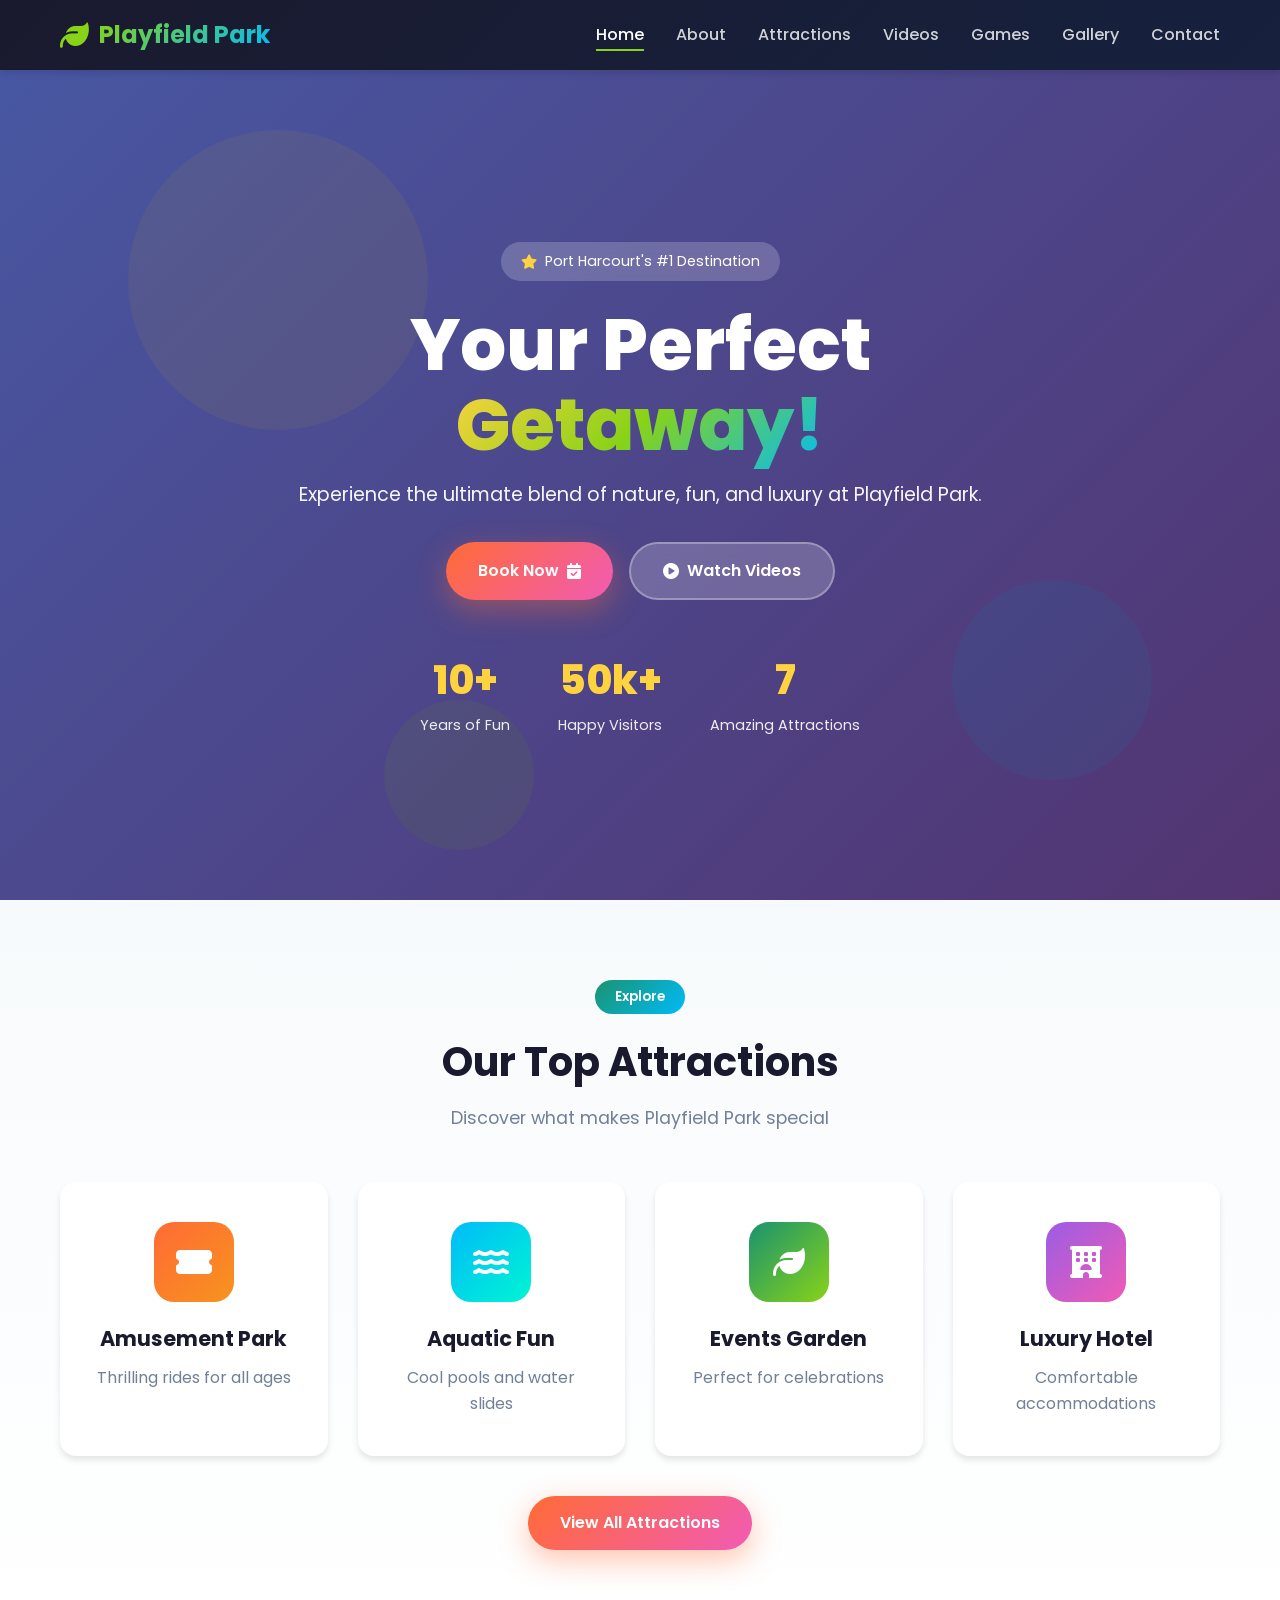
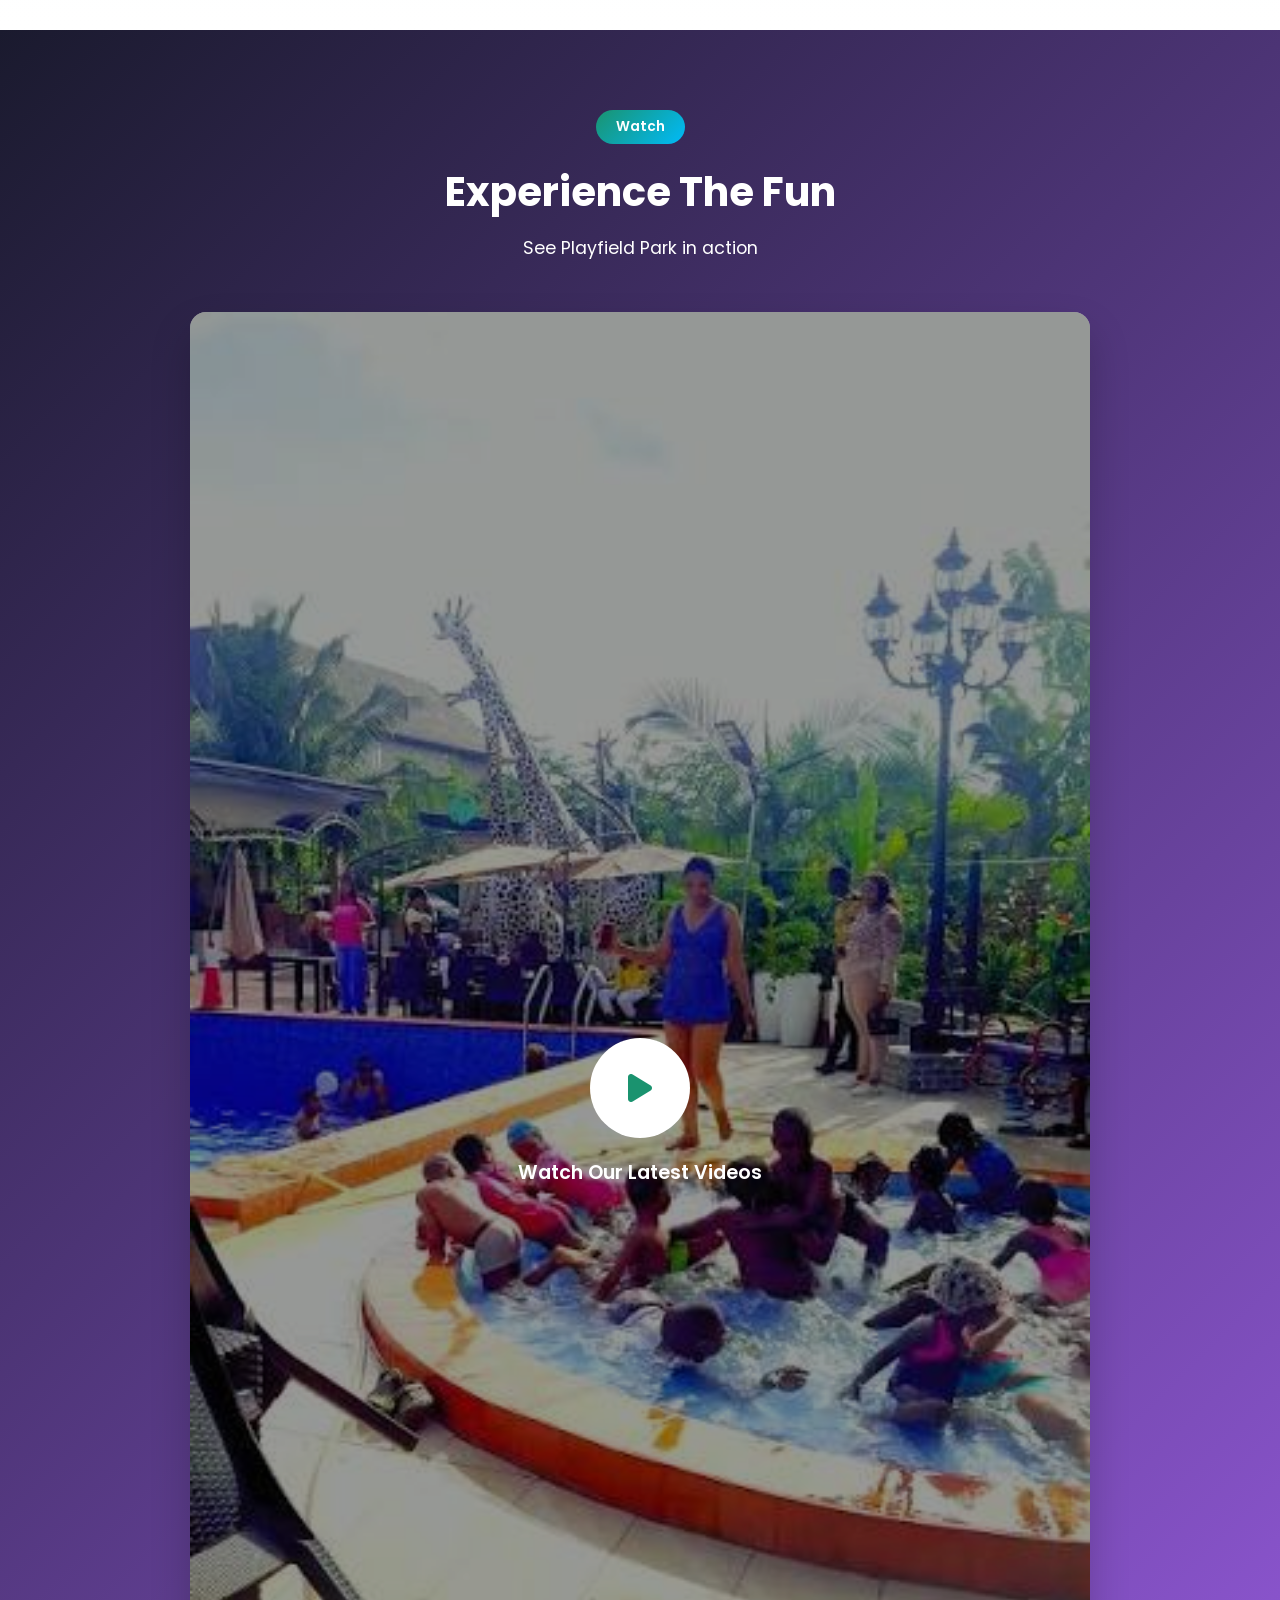
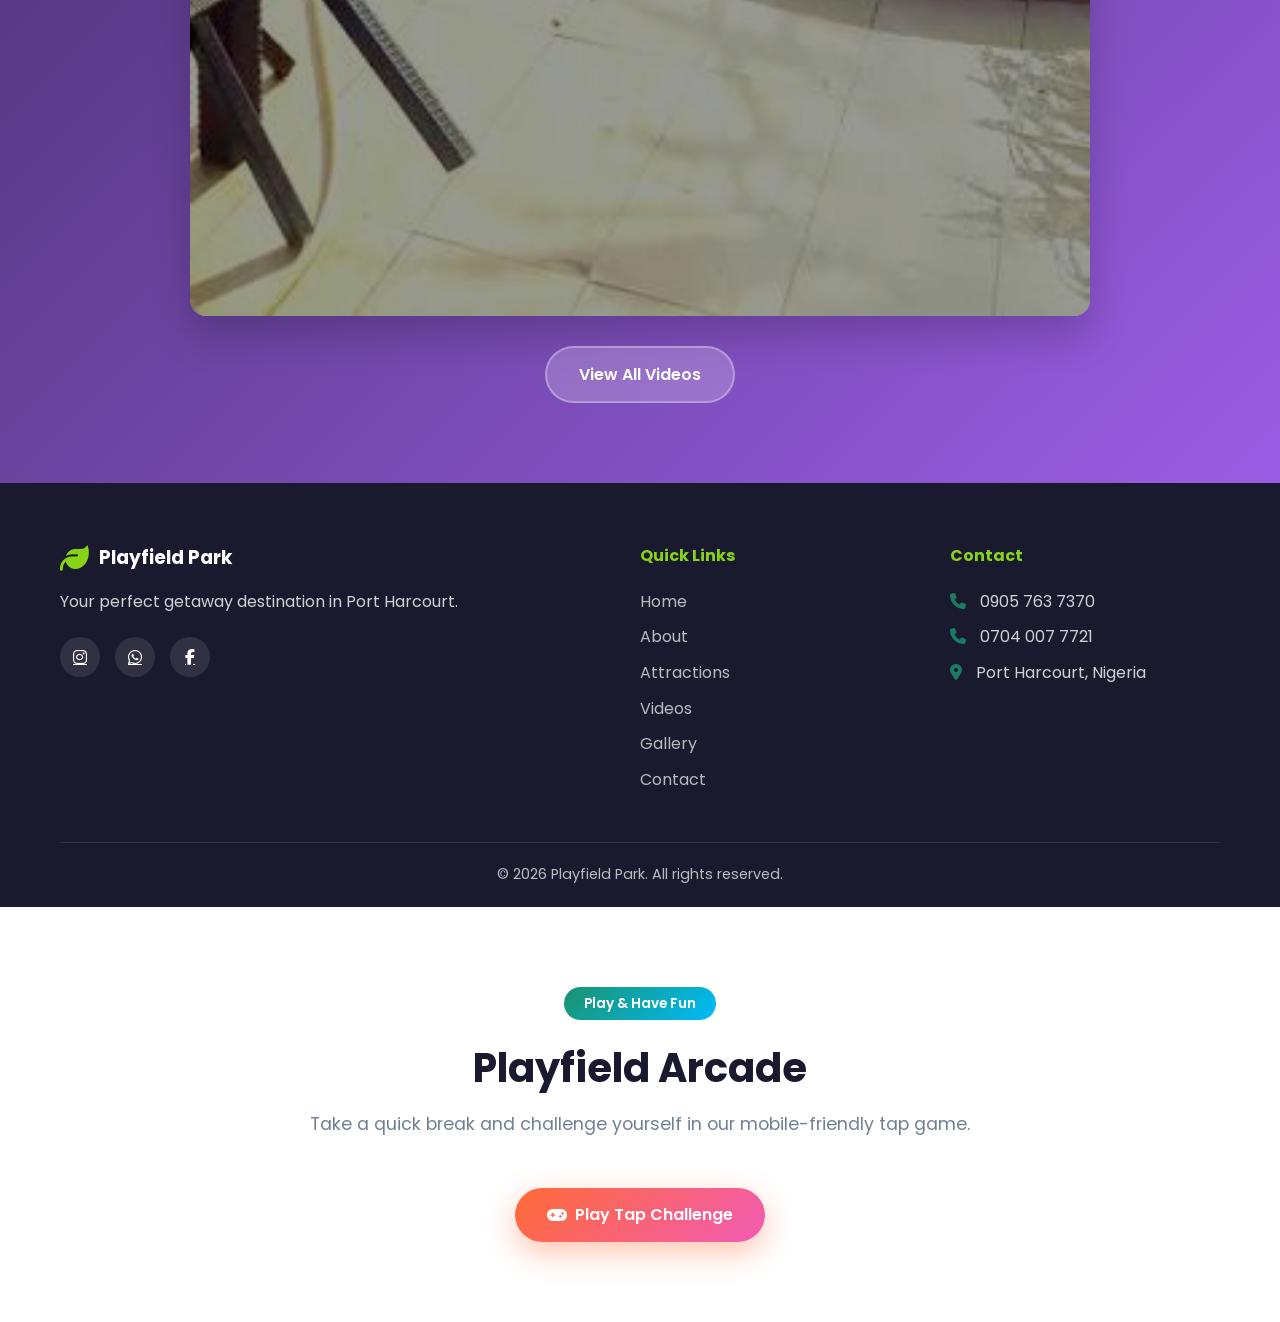
<file: index.html>
<!DOCTYPE html>
<html lang="en">
<head>
  <meta charset="UTF-8">
  <meta name="viewport" content="width=device-width, initial-scale=1.0">
  <title>Playfield Park | Home - Your Perfect Getaway</title>
  <link rel="stylesheet" href="style.css">
  <link href="https://fonts.googleapis.com/css2?family=Poppins:wght@300;400;500;600;700;800&display=swap" rel="stylesheet">
  <link rel="stylesheet" href="https://cdnjs.cloudflare.com/ajax/libs/font-awesome/6.4.0/css/all.min.css">
</head>
<body>

  <!-- HEADER -->
  <header id="main-header">
    <div class="container">
      <nav>
        <div class="logo-wrapper">
          <i class="fas fa-leaf"></i>
          <h1 class="logo">Playfield Park</h1>
        </div>
        <ul class="nav-links">
          <li><a href="index.html" class="active">Home</a></li>
          <li><a href="about.html">About</a></li>
          <li><a href="attractions.html">Attractions</a></li>
          <li><a href="videos.html">Videos</a></li>
          <li><a href="games/index.html">Games</a></li>
          <li><a href="gallery.html">Gallery</a></li>
          <li><a href="contact.html">Contact</a></li>
        </ul>
        <div class="hamburger">
          <span></span>
          <span></span>
          <span></span>
        </div>
      </nav>
    </div>
  </header>

  <!-- HERO SECTION -->
  <section class="hero">
    <div class="hero-gradient"></div>
    <div class="hero-text">
      <span class="hero-tag"><i class="fas fa-star"></i> Port Harcourt's #1 Destination</span>
      <h2>Your Perfect<br><span class="gradient-text">Getaway!</span></h2>
      <p>Experience the ultimate blend of nature, fun, and luxury at Playfield Park.</p>
      <div class="hero-buttons">
        <a href="contact.html" class="btn btn-primary">Book Now <i class="fas fa-calendar-check"></i></a>
        <a href="videos.html" class="btn btn-secondary"><i class="fas fa-play-circle"></i> Watch Videos</a>
      </div>
      <div class="hero-stats">
        <div class="stat">
          <span class="stat-number">10+</span>
          <span class="stat-label">Years of Fun</span>
        </div>
        <div class="stat">
          <span class="stat-number">50k+</span>
          <span class="stat-label">Happy Visitors</span>
        </div>
        <div class="stat">
          <span class="stat-number">7</span>
          <span class="stat-label">Amazing Attractions</span>
        </div>
      </div>
    </div>
    <div class="floating-shapes">
      <div class="shape shape-1"></div>
      <div class="shape shape-2"></div>
      <div class="shape shape-3"></div>
    </div>
  </section>

  <!-- QUICK ATTRACTIONS PREVIEW -->
  <section class="section preview-section">
    <div class="container-section">
      <div class="section-header">
        <span class="section-tag">Explore</span>
        <h2>Our Top Attractions</h2>
        <p class="section-subtitle">Discover what makes Playfield Park special</p>
      </div>
      <div class="preview-grid">
        <div class="preview-card">
          <div class="preview-icon amusement"><i class="fas fa-ticket-alt"></i></div>
          <h3>Amusement Park</h3>
          <p>Thrilling rides for all ages</p>
        </div>
        <div class="preview-card">
          <div class="preview-icon aquatic"><i class="fas fa-water"></i></div>
          <h3>Aquatic Fun</h3>
          <p>Cool pools and water slides</p>
        </div>
        <div class="preview-card">
          <div class="preview-icon garden"><i class="fas fa-leaf"></i></div>
          <h3>Events Garden</h3>
          <p>Perfect for celebrations</p>
        </div>
        <div class="preview-card">
          <div class="preview-icon hotel"><i class="fas fa-hotel"></i></div>
          <h3>Luxury Hotel</h3>
          <p>Comfortable accommodations</p>
        </div>
      </div>
      <div class="text-center" style="margin-top: 40px;">
        <a href="attractions.html" class="btn btn-primary">View All Attractions</a>
      </div>
    </div>
  </section>

  <!-- FEATURED VIDEO PREVIEW -->
  <section class="section video-preview-section">
    <div class="container-section">
      <div class="section-header light">
        <span class="section-tag">Watch</span>
        <h2>Experience The Fun</h2>
        <p class="section-subtitle">See Playfield Park in action</p>
      </div>
      <div class="video-preview">
        <div class="video-thumb-large">
          <img src="images/pool-area.jpeg" alt="Featured Video">
          <div class="play-overlay">
            <a href="videos.html" class="play-btn-large"><i class="fas fa-play"></i></a>
            <p>Watch Our Latest Videos</p>
          </div>
        </div>
      </div>
      <div class="text-center" style="margin-top: 30px;">
        <a href="videos.html" class="btn btn-secondary">View All Videos</a>
      </div>
    </div>
  </section>

  <!-- FOOTER -->
  <footer>
    <div class="container-section">
      <div class="footer-content">
        <div class="footer-brand">
          <div class="logo-wrapper">
            <i class="fas fa-leaf"></i>
            <h3>Playfield Park</h3>
          </div>
          <p>Your perfect getaway destination in Port Harcourt.</p>
          <div class="social-links">
            <a href="https://www.instagram.com/play.fieldpark" target="_blank"><i class="fab fa-instagram"></i></a>
            <a href="https://wa.me/2347040077721"><i class="fab fa-whatsapp"></i></a>
            <a href="#"><i class="fab fa-facebook-f"></i></a>
          </div>
        </div>
        <div class="footer-links">
          <h4>Quick Links</h4>
          <ul>
            <li><a href="index.html">Home</a></li>
            <li><a href="about.html">About</a></li>
            <li><a href="attractions.html">Attractions</a></li>
            <li><a href="videos.html">Videos</a></li>
            <li><a href="gallery.html">Gallery</a></li>
            <li><a href="contact.html">Contact</a></li>
          </ul>
        </div>
        <div class="footer-contact">
          <h4>Contact</h4>
          <p><i class="fas fa-phone"></i> 0905 763 7370</p>
          <p><i class="fas fa-phone"></i> 0704 007 7721</p>
          <p><i class="fas fa-map-marker-alt"></i> Port Harcourt, Nigeria</p>
        </div>
      </div>
      <div class="footer-bottom">
        <p>&copy; 2026 Playfield Park. All rights reserved.</p>
      </div>
    </div>
  </footer>

  <script>
    // Mobile menu toggle
    const hamburger = document.querySelector('.hamburger');
    const navLinks = document.querySelector('.nav-links');
    
    hamburger.addEventListener('click', () => {
      navLinks.classList.toggle('active');
      hamburger.classList.toggle('active');
    });

    // Header scroll effect
    window.addEventListener('scroll', () => {
      const header = document.getElementById('main-header');
      if (window.scrollY > 50) header.classList.add('scrolled');
      else header.classList.remove('scrolled');
    });
  </script>


  <!-- PLAYFIELD ARCADE -->
  <section class="section" id="playfield-arcade">
    <div class="container-section">
      <div class="section-header">
        <span class="section-tag">Play &amp; Have Fun</span>
        <h2>Playfield Arcade</h2>
        <p class="section-subtitle">Take a quick break and challenge yourself in our mobile-friendly tap game.</p>
      </div>
      <div class="text-center" style="margin-top: 24px;">
        <a href="games/index.html" class="btn btn-primary"><i class="fas fa-gamepad"></i> Play Tap Challenge</a>
      </div>
    </div>
  </section>

</body>
</html>
</file>
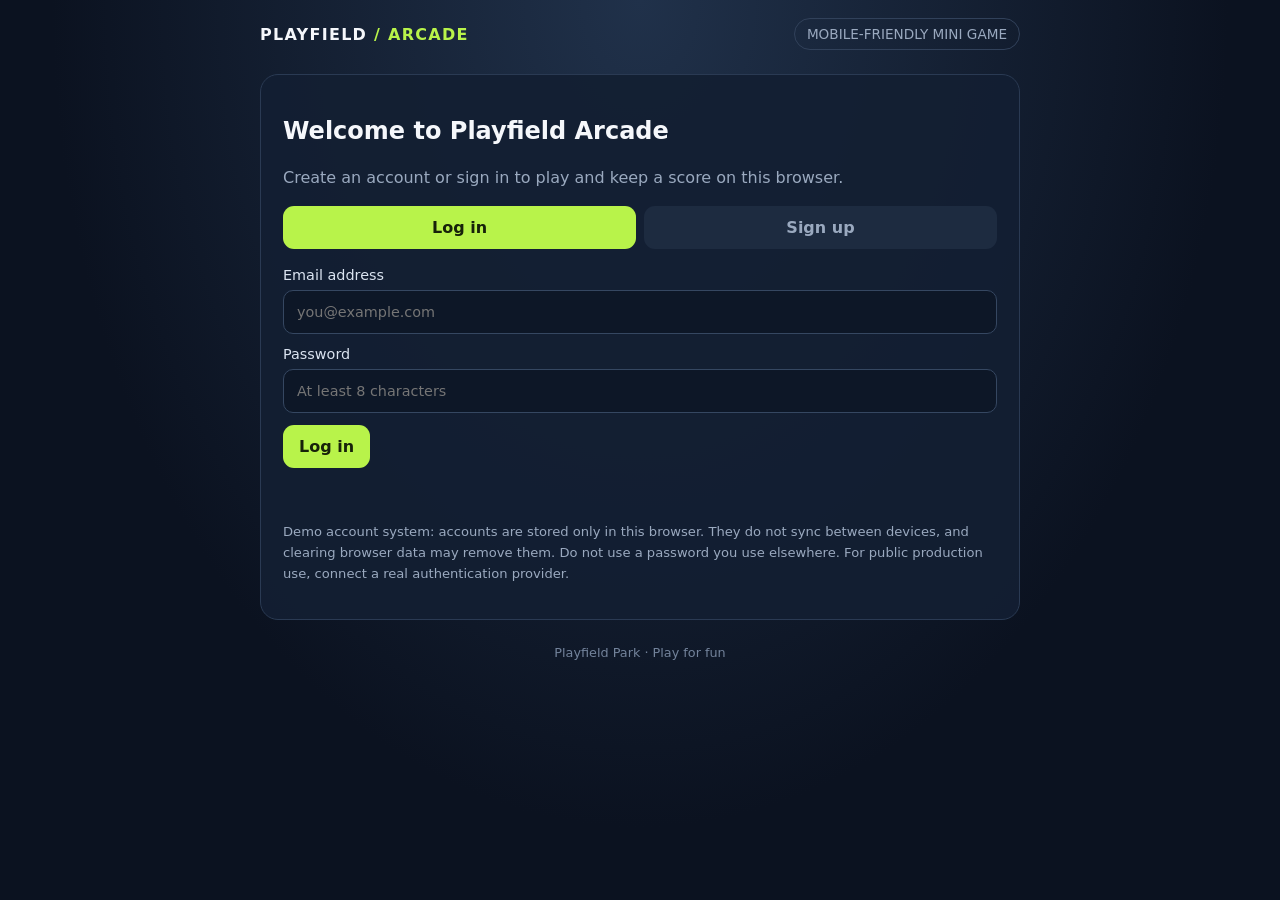
<file: games/index.html>
<!doctype html>
<html lang="en">
<head>
<meta charset="utf-8"><meta name="viewport" content="width=device-width,initial-scale=1,viewport-fit=cover">
<meta name="theme-color" content="#101827"><title>Playfield Arcade | Sign in and Play</title>
<style>
:root{color-scheme:dark;--bg:#0b1220;--panel:#131f32;--lime:#b8f34a;--muted:#9aa9bf;--line:#2a3a53}
*{box-sizing:border-box}body{margin:0;font-family:system-ui,-apple-system,Segoe UI,sans-serif;background:radial-gradient(ellipse at top,#20314a,var(--bg) 65%);color:#f5f7fb;min-height:100vh;padding:18px}
main{max-width:760px;margin:auto}.top{display:flex;justify-content:space-between;align-items:center;gap:12px;flex-wrap:wrap}.brand{font-weight:900;letter-spacing:.08em}.brand span{color:var(--lime)}.pill{border:1px solid #31415a;border-radius:999px;padding:7px 12px;color:var(--muted);font-size:.85rem}
h1{font-size:clamp(2rem,7vw,3.6rem);line-height:1.02;margin:32px 0 10px;letter-spacing:-.04em}p{color:var(--muted);line-height:1.6}.panel,.stat,.game{background:rgba(19,31,50,.92);border:1px solid var(--line);border-radius:18px}.panel{padding:22px;margin:24px 0}.tabs{display:flex;gap:8px;margin-bottom:18px}.tab,button,.action{cursor:pointer;font:inherit;font-weight:800;border:0;border-radius:11px;padding:12px 16px}.tab{flex:1;background:#1d2b40;color:var(--muted)}.tab.active,.primary{background:var(--lime);color:#17220a}.field{display:block;margin:12px 0;color:#dbe4f1;font-size:.9rem}.field input{display:block;width:100%;margin-top:7px;padding:13px;border:1px solid #354761;border-radius:10px;background:#0d1727;color:white;font:inherit}.note{font-size:.82rem}.error{color:#ffb4a9;min-height:1.3em}.success{color:var(--lime)}.userbar{display:flex;gap:10px;align-items:center;flex-wrap:wrap}.userbar button{padding:8px 12px;background:#25344b;color:#fff}.stats{display:grid;grid-template-columns:repeat(3,1fr);gap:10px;margin:22px 0}.stat{padding:14px}.stat small{display:block;color:var(--muted);font-size:.75rem}.stat strong{display:block;font-size:1.6rem;margin-top:4px}.game{padding:14px}.arena{height:min(48vh,360px);min-height:250px;border-radius:13px;position:relative;overflow:hidden;background:linear-gradient(135deg,#15263c,#0d1727);border:1px solid #31415a;touch-action:manipulation}.arena:before{content:"";position:absolute;inset:0;background-image:linear-gradient(#ffffff08 1px,transparent 1px),linear-gradient(90deg,#ffffff08 1px,transparent 1px);background-size:28px 28px}.target{position:absolute;width:54px;height:54px;border:0;border-radius:50%;background:var(--lime);color:#18230b;font-size:1.5rem;box-shadow:0 0 25px #b8f34a70;display:none;z-index:2;padding:0}.overlay{position:absolute;inset:0;display:grid;place-content:center;text-align:center;padding:20px;z-index:3}.overlay strong{font-size:1.4rem}.overlay button,.action{background:var(--lime);color:#17220a;margin-top:14px}.controls{display:flex;justify-content:space-between;gap:12px;align-items:center;flex-wrap:wrap;margin-top:12px}.hint{font-size:.85rem;color:var(--muted)}footer{text-align:center;font-size:.8rem;color:#73839b;margin:25px 0 10px}.hidden{display:none!important}@media(max-width:420px){body{padding:14px}.stat{padding:10px}.stat strong{font-size:1.35rem}.arena{min-height:240px}}
</style></head>
<body><main>
<header class="top"><div class="brand">PLAYFIELD<span> / ARCADE</span></div><div class="pill">MOBILE-FRIENDLY MINI GAME</div></header>
<section id="auth" class="panel">
<h2 id="authTitle">Welcome to Playfield Arcade</h2><p id="authIntro">Create an account or sign in to play and keep a score on this browser.</p>
<div class="tabs"><button class="tab active" id="loginTab" type="button">Log in</button><button class="tab" id="signupTab" type="button">Sign up</button></div>
<form id="authForm">
<label class="field hidden" id="nameWrap">Display name<input id="displayName" autocomplete="name" maxlength="40" placeholder="Your name"></label>
<label class="field">Email address<input id="email" type="email" autocomplete="email" required maxlength="254" placeholder="you@example.com"></label>
<label class="field">Password<input id="password" type="password" autocomplete="current-password" required minlength="8" maxlength="128" placeholder="At least 8 characters"></label>
<label class="field hidden" id="confirmWrap">Confirm password<input id="confirmPassword" type="password" autocomplete="new-password" minlength="8" maxlength="128" placeholder="Enter password again"></label>
<button class="primary" id="authSubmit" type="submit">Log in</button><p class="error" id="authMessage" role="status"></p>
</form>
<p class="note">Demo account system: accounts are stored only in this browser. They do not sync between devices, and clearing browser data may remove them. Do not use a password you use elsewhere. For public production use, connect a real authentication provider.</p>
</section>
<section id="gameArea" class="hidden">
<div class="userbar"><span id="welcome"></span><button id="logout" type="button">Log out</button></div>
<h1>Ready.<br>Set. <span style="color:var(--lime)">Tap!</span></h1><p>Hit the glowing target as many times as you can before the timer runs out. Beat your best score!</p>
<section class="stats" aria-label="Game stats"><div class="stat"><small>SCORE</small><strong id="score">0</strong></div><div class="stat"><small>TIME LEFT</small><strong><span id="time">30</span>s</strong></div><div class="stat"><small>YOUR BEST</small><strong id="best">0</strong></div></section>
<section class="game"><div class="arena" id="arena" aria-label="Game area"><div class="overlay" id="overlay"><strong id="message">Your challenge starts here</strong><p id="submessage">You have 30 seconds. Tap the green target!</p><button id="start" type="button">Start game</button></div><button class="target" id="target" type="button" aria-label="Tap target">✦</button></div><div class="controls"><span class="hint" id="status" aria-live="polite">Press start when you're ready.</span><button class="action" id="again" type="button">Play again</button></div></section>
</section>
<footer>Playfield Park · Play for fun</footer></main>
<script>
(()=> {
const $=id=>document.getElementById(id);let mode='login',user=null,score=0,time=30,active=false,timer=null,best=0;
const DB='playfieldArcadeAccountsV1',SESSION='playfieldArcadeSessionV1';
function readAccounts(){try{const v=JSON.parse(localStorage.getItem(DB)||'{}');return v&&typeof v==='object'?v:{}}catch{return {}}}
function writeAccounts(a){localStorage.setItem(DB,JSON.stringify(a))}
function cleanEmail(v){return v.trim().toLowerCase()}
function encode(bytes){return btoa(String.fromCharCode(...new Uint8Array(bytes)))}
async function hashPassword(password,salt){if(!crypto.subtle)throw Error('Secure password hashing is unavailable in this browser. Open this site over HTTPS.');const material=await crypto.subtle.importKey('raw',new TextEncoder().encode(password),'PBKDF2',false,['deriveBits']);const bits=await crypto.subtle.deriveBits({name:'PBKDF2',salt:new TextEncoder().encode(salt),iterations:210000,hash:'SHA-256'},material,256);return encode(bits)}
function setMode(next){mode=next;$('loginTab').classList.toggle('active',mode==='login');$('signupTab').classList.toggle('active',mode==='signup');$('nameWrap').classList.toggle('hidden',mode!=='signup');$('confirmWrap').classList.toggle('hidden',mode!=='signup');$('authTitle').textContent=mode==='signup'?'Create your account':'Welcome back';$('authIntro').textContent=mode==='signup'?'Sign up to start playing Playfield Arcade.':'Log in to continue to your game.';$('authSubmit').textContent=mode==='signup'?'Create account':'Log in';$('password').autocomplete=mode==='signup'?'new-password':'current-password';$('authMessage').textContent=''}
function showGame(account){user=account;$('auth').classList.add('hidden');$('gameArea').classList.remove('hidden');$('welcome').textContent='Playing as '+(account.name||account.email);best=Number(account.best||0);$('best').textContent=best}
function showAuth(){clearInterval(timer);active=false;user=null;$('gameArea').classList.add('hidden');$('auth').classList.remove('hidden');$('target').style.display='none'}
$('loginTab').addEventListener('click',()=>setMode('login'));$('signupTab').addEventListener('click',()=>setMode('signup'));
$('authForm').addEventListener('submit',async e=>{e.preventDefault();const email=cleanEmail($('email').value),password=$('password').value,msg=$('authMessage');msg.classList.remove('success');msg.textContent='';if(password.length<8){msg.textContent='Use a password with at least 8 characters.';return}const accounts=readAccounts();try{if(mode==='signup'){if(accounts[email]){msg.textContent='An account with this email already exists. Please log in.';return}if(password!==$('confirmPassword').value){msg.textContent='Passwords do not match.';return}const salt=encode(crypto.getRandomValues(new Uint8Array(16)));const digest=await hashPassword(password,salt);const account={email,name:$('displayName').value.trim().slice(0,40),salt,digest,best:0};accounts[email]=account;writeAccounts(accounts);localStorage.setItem(SESSION,email);showGame(account);msg.textContent='Account created.'}else{const account=accounts[email];if(!account){msg.textContent='No local account found. Please sign up first.';return}const digest=await hashPassword(password,account.salt);if(digest!==account.digest){msg.textContent='Email or password is incorrect.';return}localStorage.setItem(SESSION,email);showGame(account)}}catch(err){msg.textContent=err&&err.message?err.message:'Could not complete sign in. Try again.'}});
$('logout').addEventListener('click',()=>{clearInterval(timer);active=false;localStorage.removeItem(SESSION);setMode('login');showAuth()});
function move(){const a=$('arena'),t=$('target'),pad=8,maxX=Math.max(pad,a.clientWidth-t.offsetWidth-pad),maxY=Math.max(pad,a.clientHeight-t.offsetHeight-pad);t.style.left=(pad+Math.random()*(maxX-pad))+'px';t.style.top=(pad+Math.random()*(maxY-pad))+'px'}
function finish(){active=false;clearInterval(timer);$('target').style.display='none';$('overlay').style.display='grid';$('message').textContent='Time is up!';$('submessage').textContent='You scored '+score+'. '+(score>best?'New personal best!':'Try again and beat your best.');$('start').textContent='Play again';$('status').textContent='Round complete.';if(score>best){best=score;$('best').textContent=best;if(user){user.best=best;const accounts=readAccounts();if(accounts[user.email]){accounts[user.email].best=best;writeAccounts(accounts)}}}}
function start(){if(!user)return;clearInterval(timer);score=0;time=30;active=true;$('score').textContent='0';$('time').textContent='30';$('overlay').style.display='none';$('target').style.display='block';$('status').textContent='Go! Keep tapping.';move();timer=setInterval(()=>{time--;$('time').textContent=time;if(time<=0)finish()},1000)}
$('target').addEventListener('click',()=>{if(!active)return;score++;$('score').textContent=score;move()});$('start').addEventListener('click',start);$('again').addEventListener('click',start);window.addEventListener('resize',()=>{if(active)move()});
try{const email=localStorage.getItem(SESSION),account=email&&readAccounts()[email];if(account)showGame(account);else showAuth()}catch{showAuth()}
})();
</script></body></html>
</file>
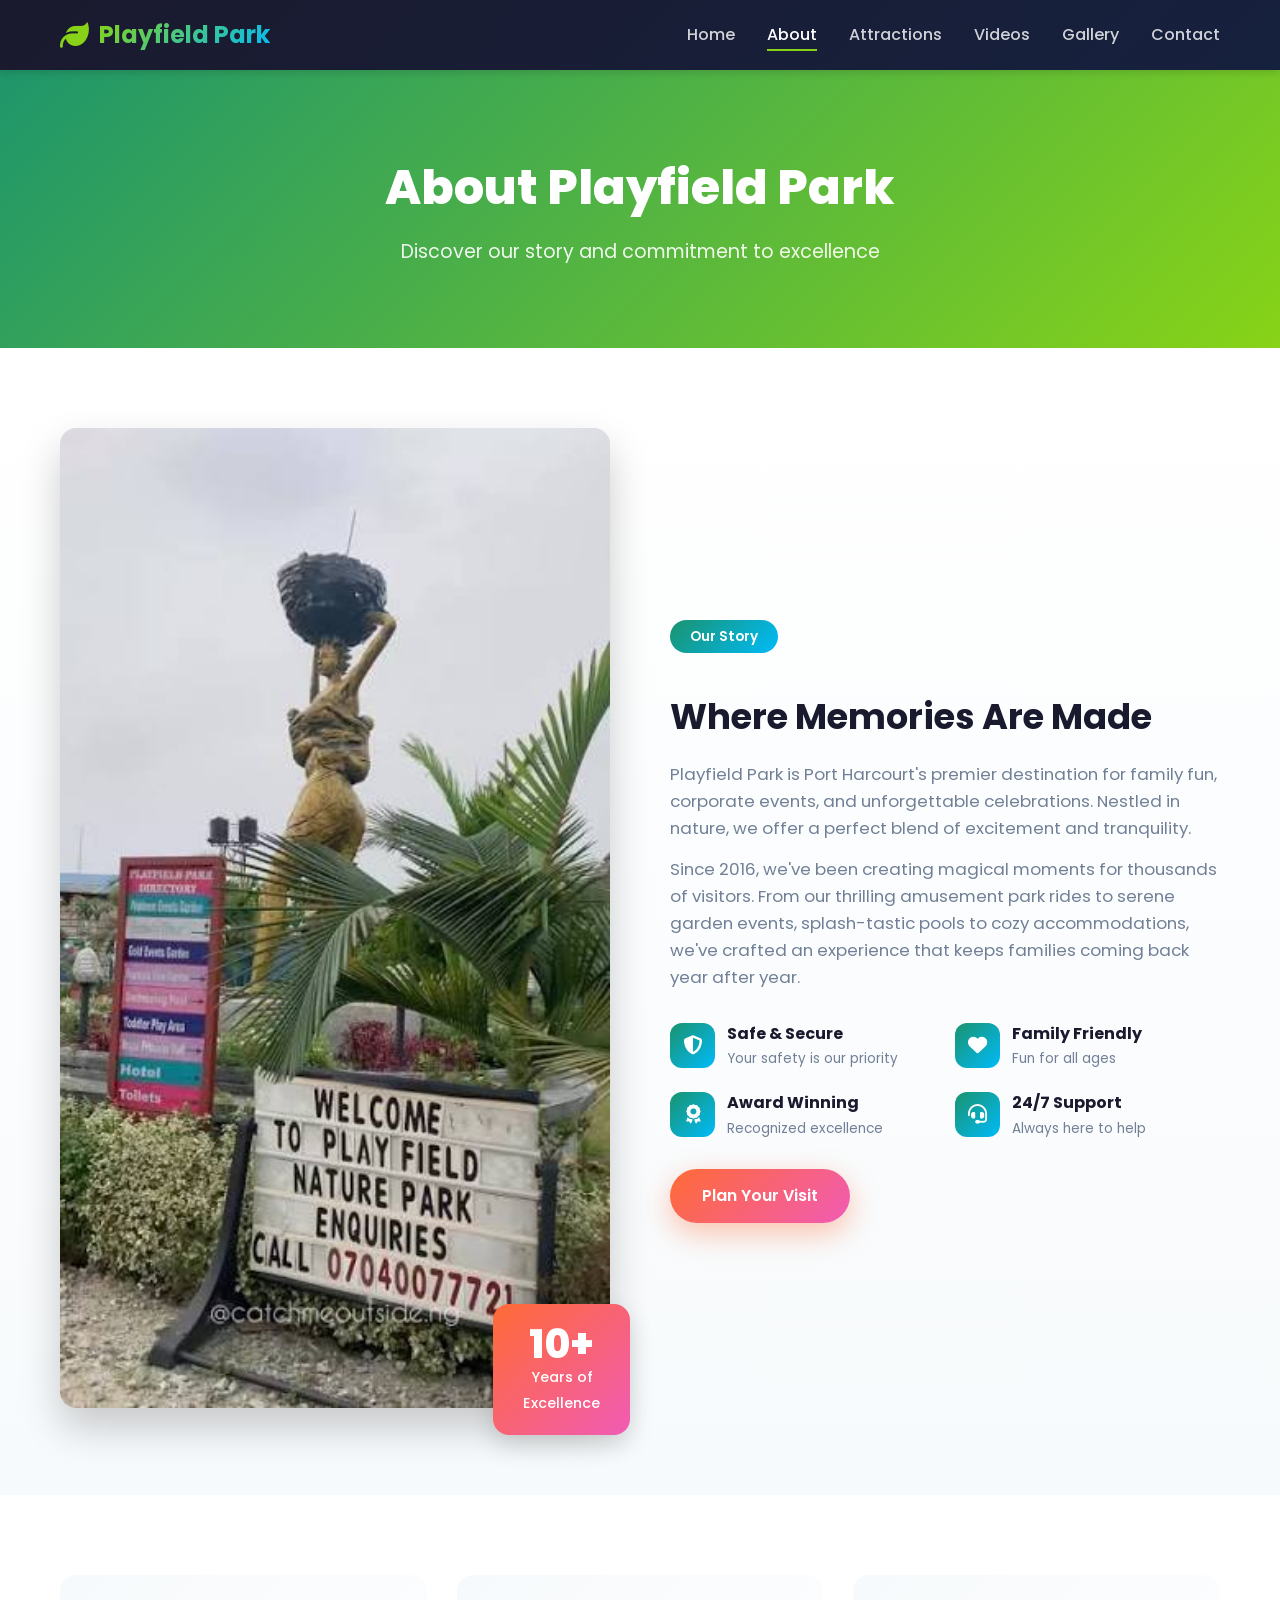
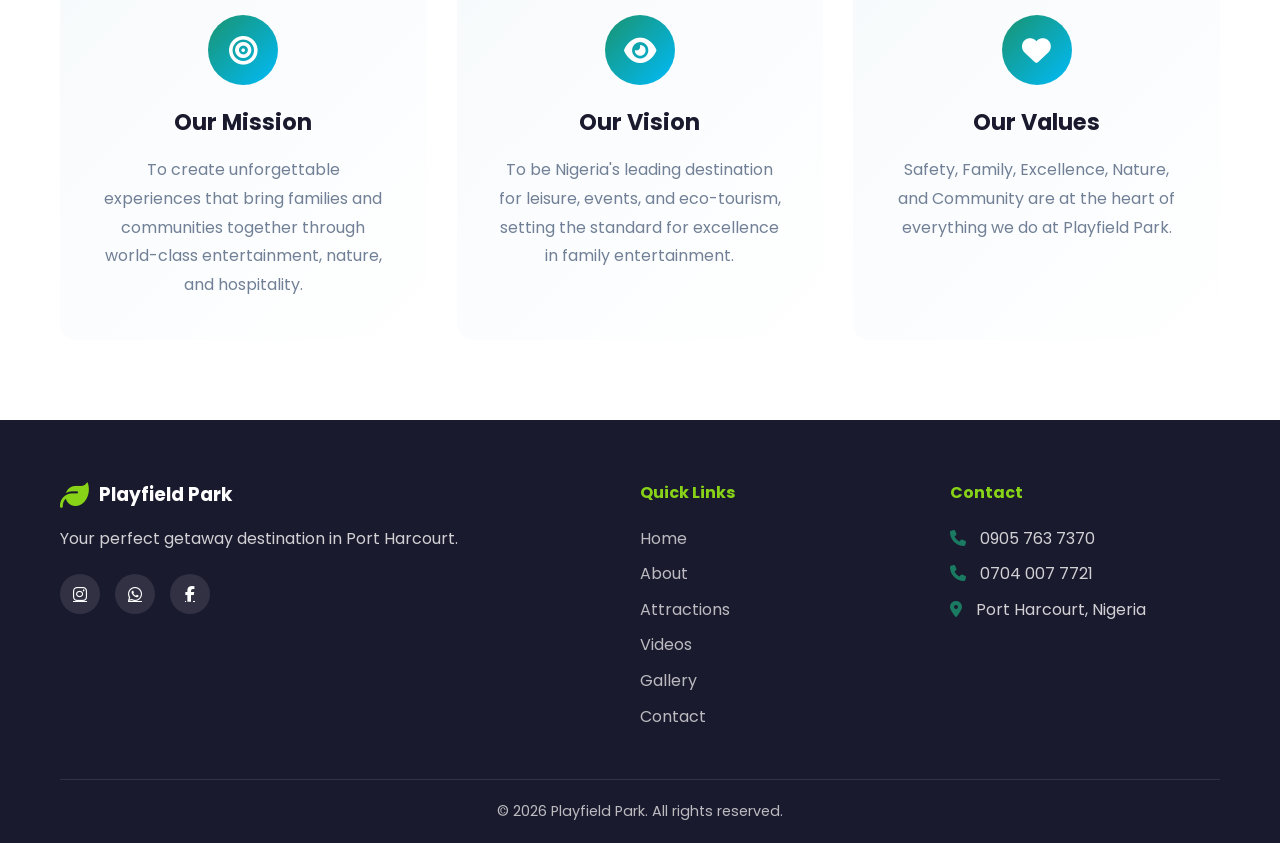
<file: about.html>
<!DOCTYPE html>
<html lang="en">
<head>
  <meta charset="UTF-8">
  <meta name="viewport" content="width=device-width, initial-scale=1.0">
  <title>About Us | Playfield Park</title>
  <link rel="stylesheet" href="style.css">
  <link href="https://fonts.googleapis.com/css2?family=Poppins:wght@300;400;500;600;700;800&display=swap" rel="stylesheet">
  <link rel="stylesheet" href="https://cdnjs.cloudflare.com/ajax/libs/font-awesome/6.4.0/css/all.min.css">
</head>
<body>

  <!-- HEADER -->
  <header id="main-header">
    <div class="container">
      <nav>
        <div class="logo-wrapper">
          <i class="fas fa-leaf"></i>
          <h1 class="logo">Playfield Park</h1>
        </div>
        <ul class="nav-links">
          <li><a href="index.html">Home</a></li>
          <li><a href="about.html" class="active">About</a></li>
          <li><a href="attractions.html">Attractions</a></li>
          <li><a href="videos.html">Videos</a></li>
          <li><a href="gallery.html">Gallery</a></li>
          <li><a href="contact.html">Contact</a></li>
        </ul>
        <div class="hamburger">
          <span></span>
          <span></span>
          <span></span>
        </div>
      </nav>
    </div>
  </header>

  <!-- PAGE HEADER -->
  <section class="page-header">
    <div class="page-header-bg" style="background: linear-gradient(135deg, #1a936f 0%, #88d317 100%);"></div>
    <div class="page-header-content">
      <h1>About Playfield Park</h1>
      <p>Discover our story and commitment to excellence</p>
    </div>
  </section>

  <!-- ABOUT CONTENT -->
  <section class="section about-section">
    <div class="container-section">
      <div class="about-content">
        <div class="about-image">
          <img src="images/welcome-statue.jpeg" alt="Welcome to Playfield Park">
          <div class="experience-badge">
            <span class="years">10+</span>
            <span class="text">Years of<br>Excellence</span>
          </div>
        </div>
        <div class="about-text">
          <span class="section-tag">Our Story</span>
          <h2>Where Memories Are Made</h2>
          <p>Playfield Park is Port Harcourt's premier destination for family fun, corporate events, and unforgettable celebrations. Nestled in nature, we offer a perfect blend of excitement and tranquility.</p>
          <p>Since 2016, we've been creating magical moments for thousands of visitors. From our thrilling amusement park rides to serene garden events, splash-tastic pools to cozy accommodations, we've crafted an experience that keeps families coming back year after year.</p>
          
          <div class="about-features">
            <div class="feature">
              <div class="feature-icon"><i class="fas fa-shield-alt"></i></div>
              <div>
                <h4>Safe & Secure</h4>
                <p>Your safety is our priority</p>
              </div>
            </div>
            <div class="feature">
              <div class="feature-icon"><i class="fas fa-heart"></i></div>
              <div>
                <h4>Family Friendly</h4>
                <p>Fun for all ages</p>
              </div>
            </div>
            <div class="feature">
              <div class="feature-icon"><i class="fas fa-award"></i></div>
              <div>
                <h4>Award Winning</h4>
                <p>Recognized excellence</p>
              </div>
            </div>
            <div class="feature">
              <div class="feature-icon"><i class="fas fa-headset"></i></div>
              <div>
                <h4>24/7 Support</h4>
                <p>Always here to help</p>
              </div>
            </div>
          </div>

          <a href="contact.html" class="btn btn-primary">Plan Your Visit</a>
        </div>
      </div>
    </div>
  </section>

  <!-- MISSION & VISION -->
  <section class="section mission-section">
    <div class="container-section">
      <div class="mission-grid">
        <div class="mission-card">
          <div class="mission-icon"><i class="fas fa-bullseye"></i></div>
          <h3>Our Mission</h3>
          <p>To create unforgettable experiences that bring families and communities together through world-class entertainment, nature, and hospitality.</p>
        </div>
        <div class="mission-card">
          <div class="mission-icon"><i class="fas fa-eye"></i></div>
          <h3>Our Vision</h3>
          <p>To be Nigeria's leading destination for leisure, events, and eco-tourism, setting the standard for excellence in family entertainment.</p>
        </div>
        <div class="mission-card">
          <div class="mission-icon"><i class="fas fa-heart"></i></div>
          <h3>Our Values</h3>
          <p>Safety, Family, Excellence, Nature, and Community are at the heart of everything we do at Playfield Park.</p>
        </div>
      </div>
    </div>
  </section>

  <!-- FOOTER -->
  <footer>
    <div class="container-section">
      <div class="footer-content">
        <div class="footer-brand">
          <div class="logo-wrapper">
            <i class="fas fa-leaf"></i>
            <h3>Playfield Park</h3>
          </div>
          <p>Your perfect getaway destination in Port Harcourt.</p>
          <div class="social-links">
            <a href="https://www.instagram.com/play.fieldpark" target="_blank"><i class="fab fa-instagram"></i></a>
            <a href="https://wa.me/2347040077721"><i class="fab fa-whatsapp"></i></a>
            <a href="#"><i class="fab fa-facebook-f"></i></a>
          </div>
        </div>
        <div class="footer-links">
          <h4>Quick Links</h4>
          <ul>
            <li><a href="index.html">Home</a></li>
            <li><a href="about.html">About</a></li>
            <li><a href="attractions.html">Attractions</a></li>
            <li><a href="videos.html">Videos</a></li>
            <li><a href="gallery.html">Gallery</a></li>
            <li><a href="contact.html">Contact</a></li>
          </ul>
        </div>
        <div class="footer-contact">
          <h4>Contact</h4>
          <p><i class="fas fa-phone"></i> 0905 763 7370</p>
          <p><i class="fas fa-phone"></i> 0704 007 7721</p>
          <p><i class="fas fa-map-marker-alt"></i> Port Harcourt, Nigeria</p>
        </div>
      </div>
      <div class="footer-bottom">
        <p>&copy; 2026 Playfield Park. All rights reserved.</p>
      </div>
    </div>
  </footer>

  <script>
    const hamburger = document.querySelector('.hamburger');
    const navLinks = document.querySelector('.nav-links');
    
    hamburger.addEventListener('click', () => {
      navLinks.classList.toggle('active');
      hamburger.classList.toggle('active');
    });

    window.addEventListener('scroll', () => {
      const header = document.getElementById('main-header');
      if (window.scrollY > 50) header.classList.add('scrolled');
      else header.classList.remove('scrolled');
    });
  </script>

</body>
</html>
</file>
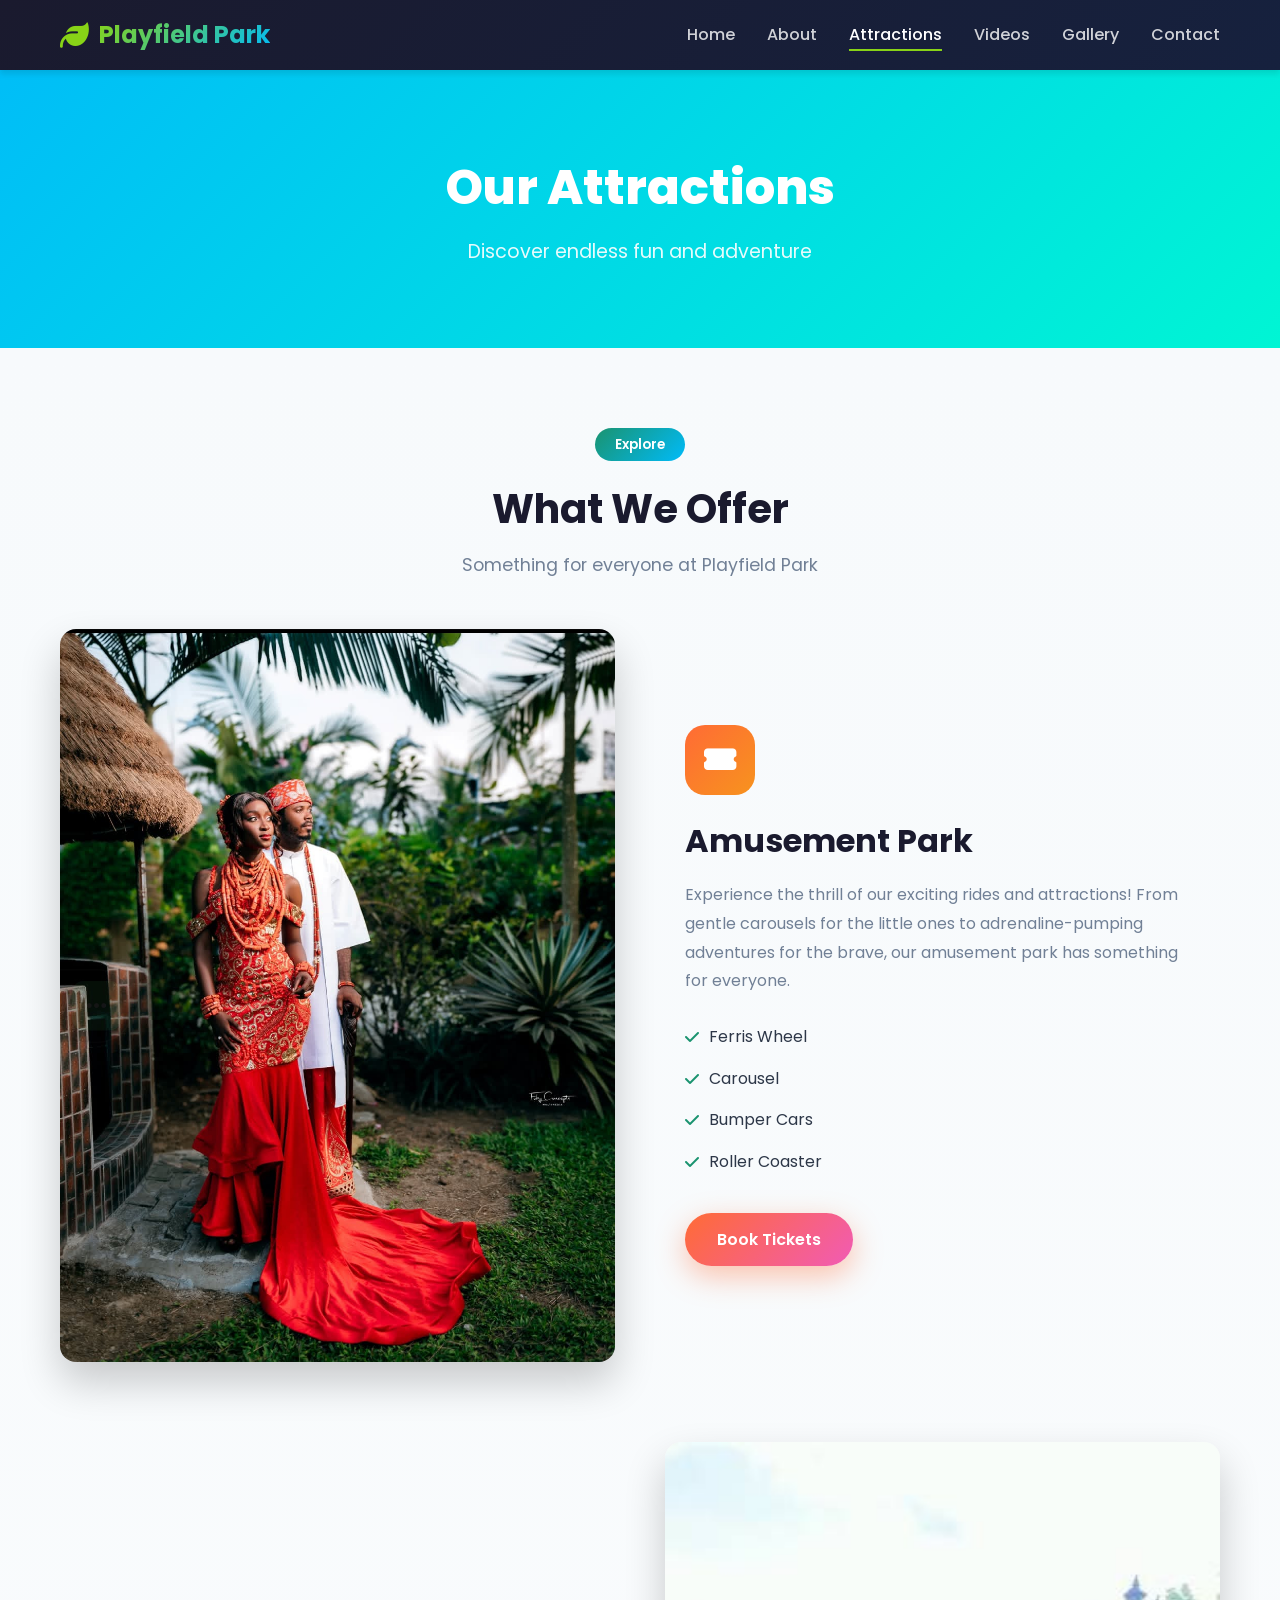
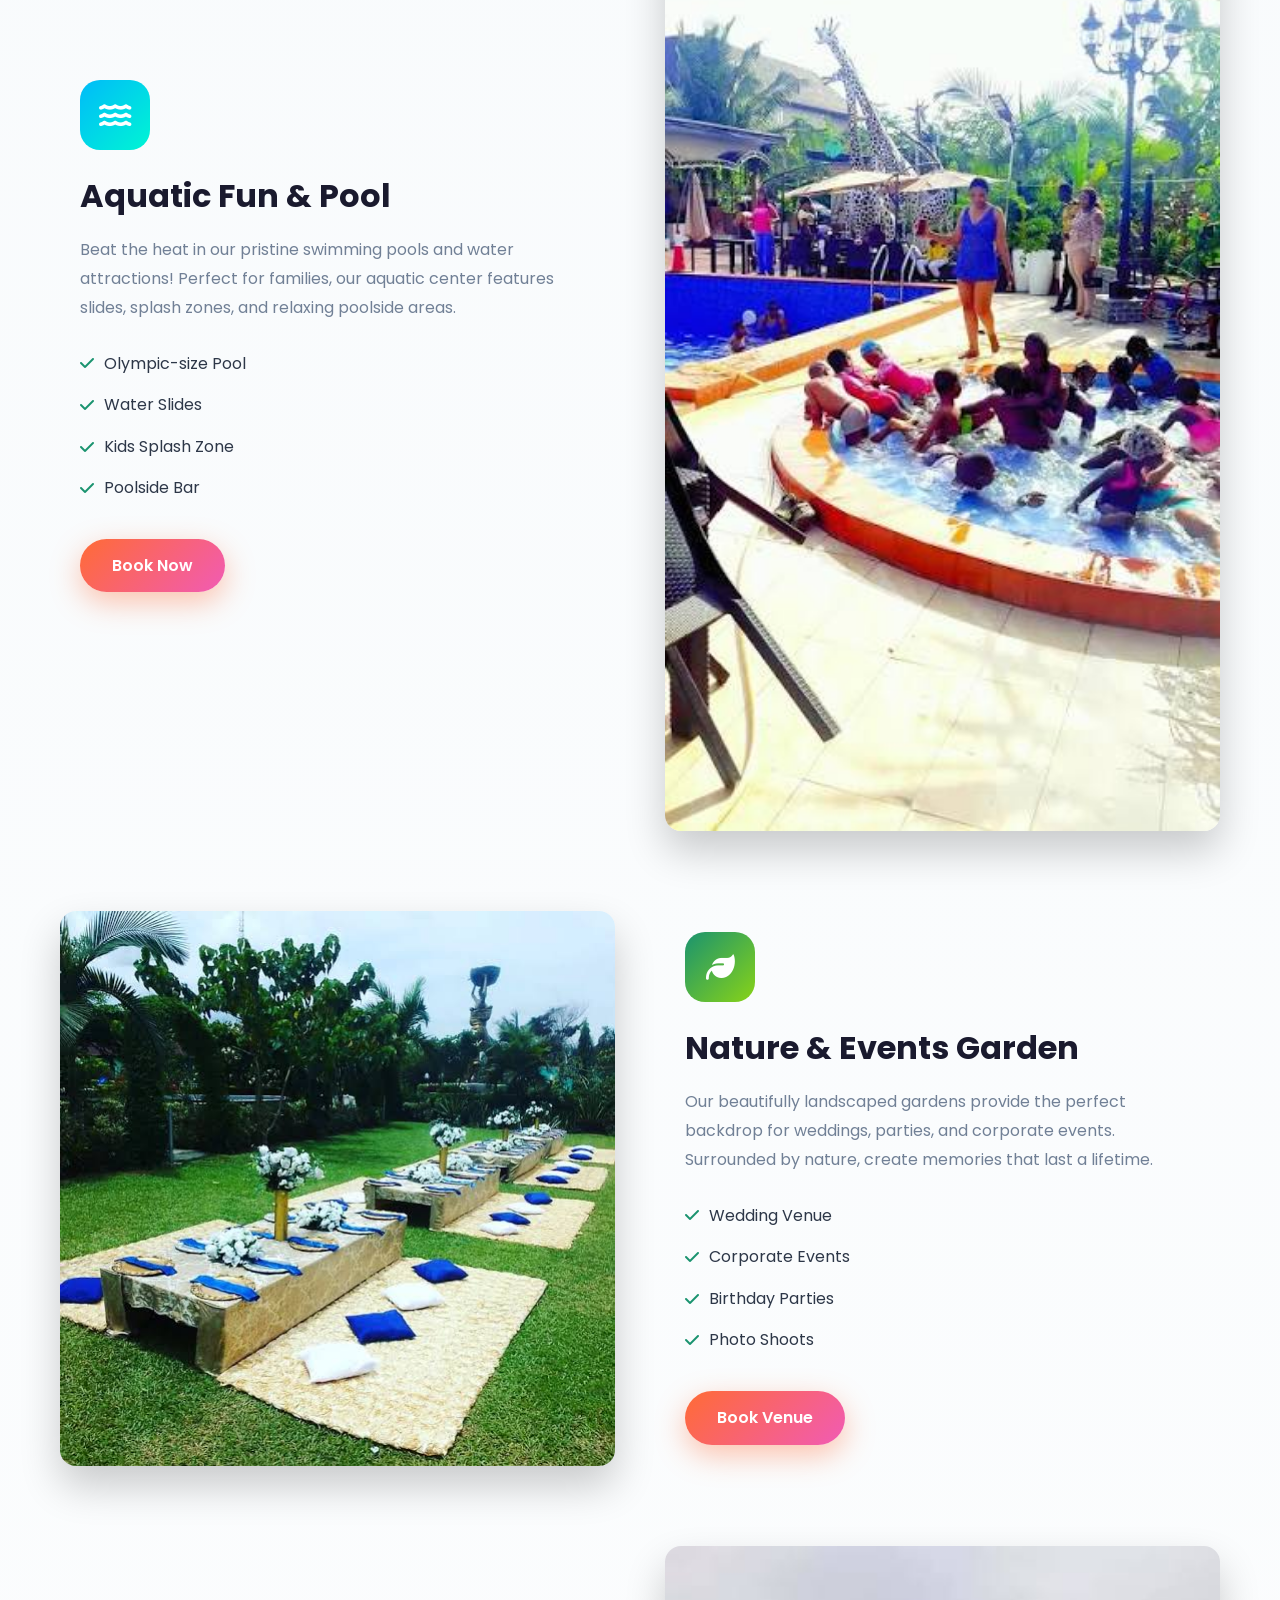
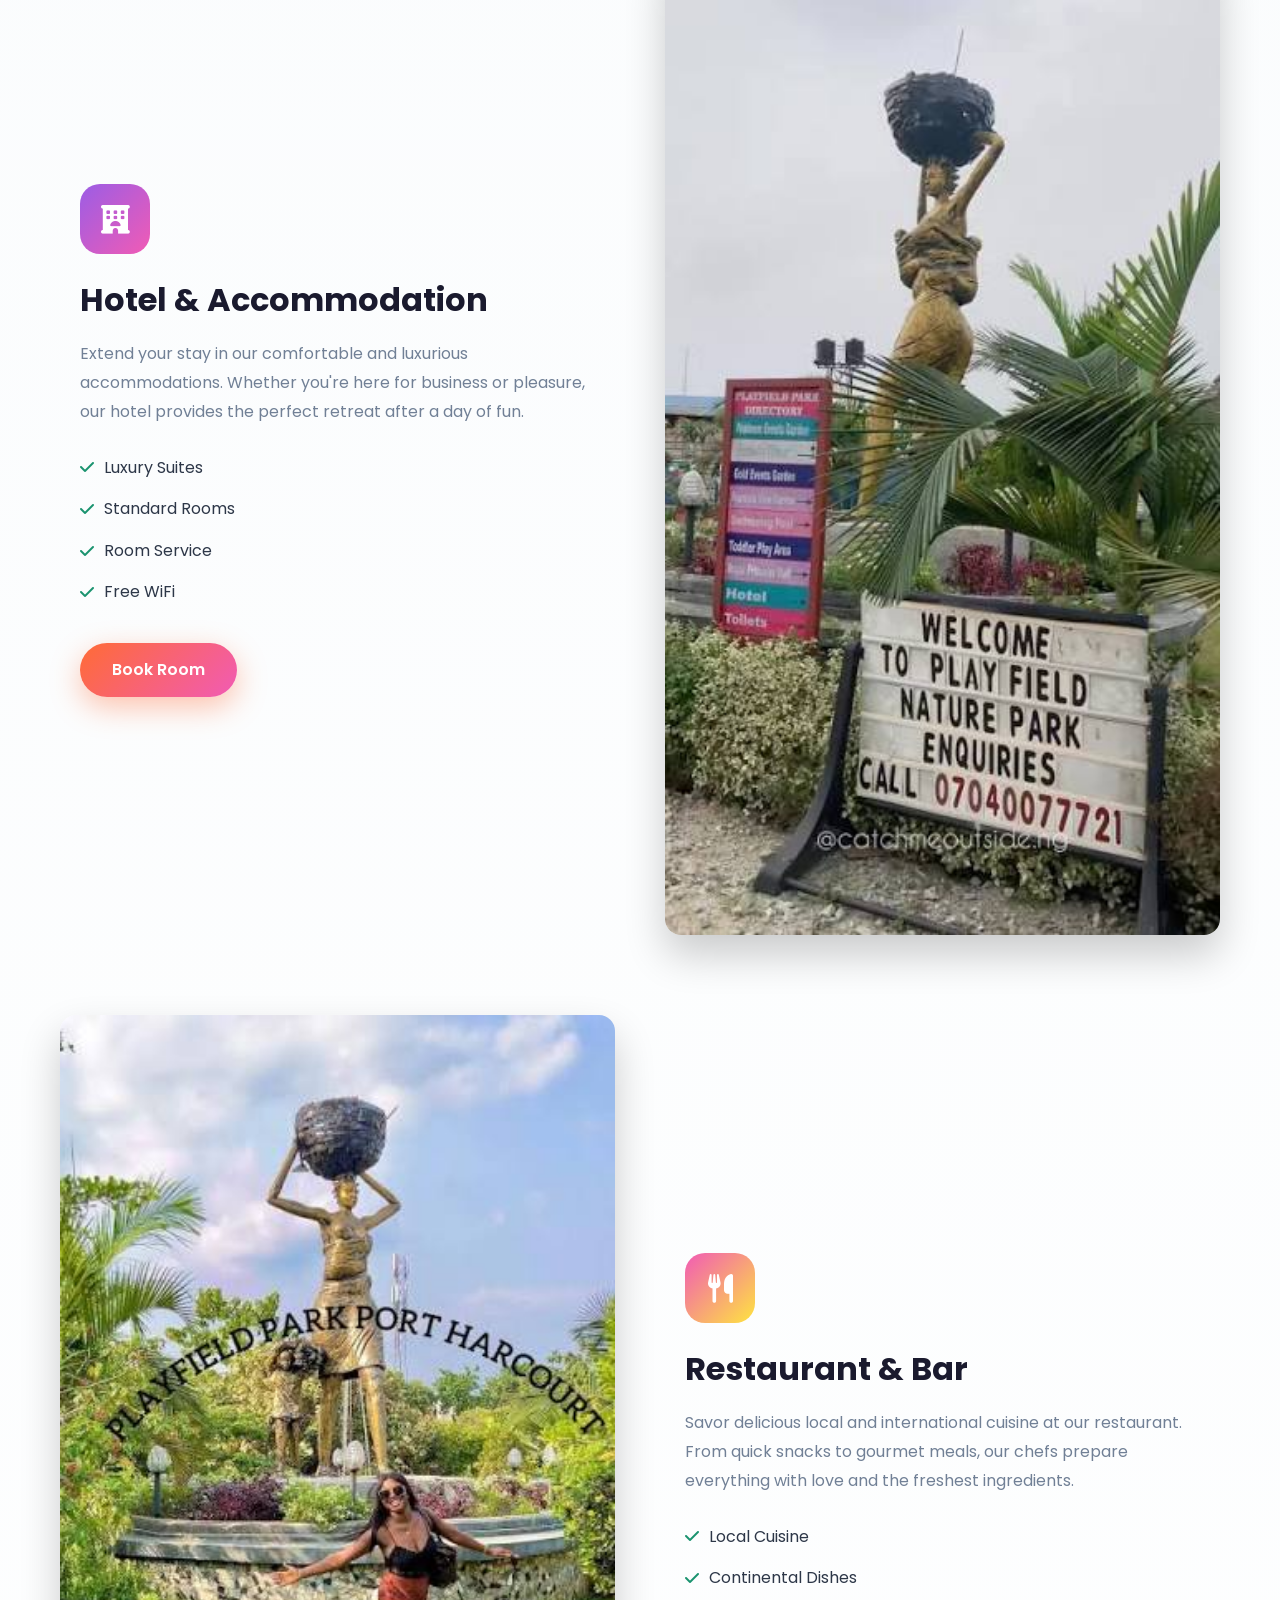
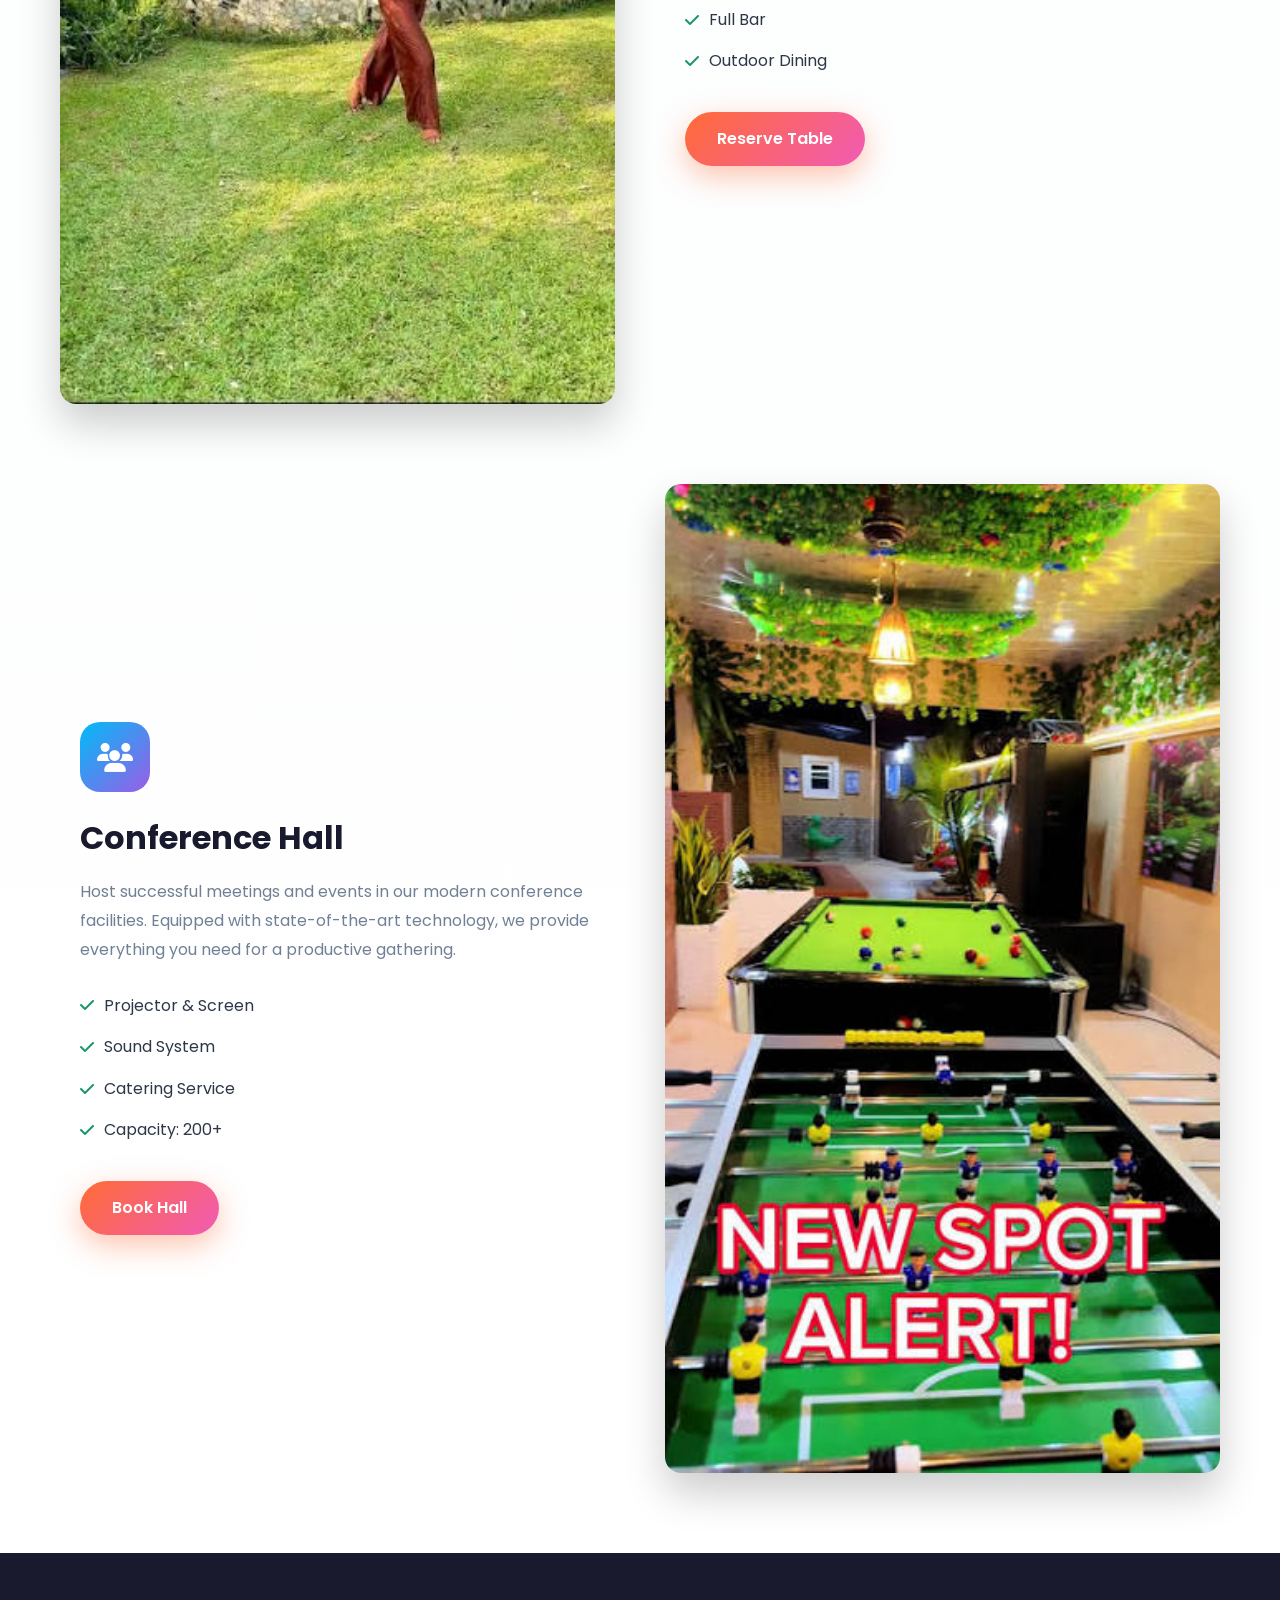
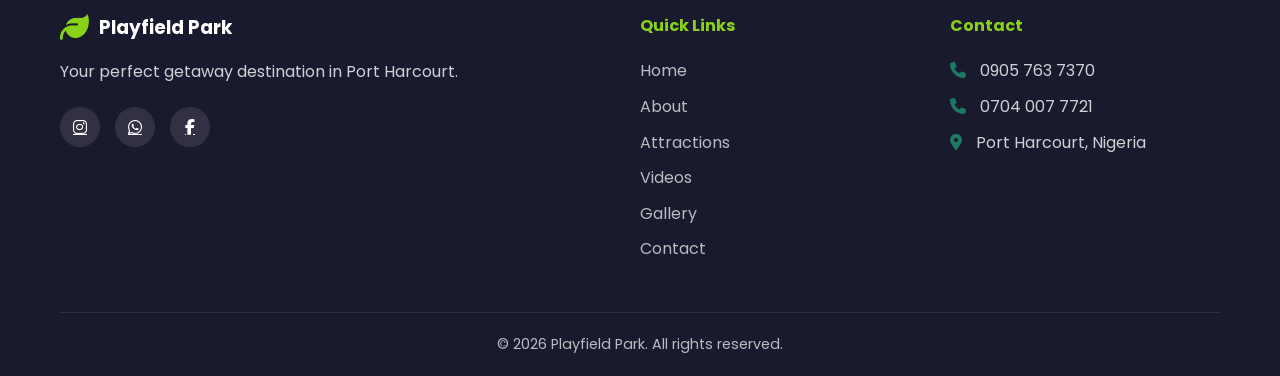
<file: attractions.html>
<!DOCTYPE html>
<html lang="en">
<head>
  <meta charset="UTF-8">
  <meta name="viewport" content="width=device-width, initial-scale=1.0">
  <title>Attractions | Playfield Park - Things To Do</title>
  <link rel="stylesheet" href="style.css">
  <link href="https://fonts.googleapis.com/css2?family=Poppins:wght@300;400;500;600;700;800&display=swap" rel="stylesheet">
  <link rel="stylesheet" href="https://cdnjs.cloudflare.com/ajax/libs/font-awesome/6.4.0/css/all.min.css">
</head>
<body>

  <!-- HEADER -->
  <header id="main-header">
    <div class="container">
      <nav>
        <div class="logo-wrapper">
          <i class="fas fa-leaf"></i>
          <h1 class="logo">Playfield Park</h1>
        </div>
        <ul class="nav-links">
          <li><a href="index.html">Home</a></li>
          <li><a href="about.html">About</a></li>
          <li><a href="attractions.html" class="active">Attractions</a></li>
          <li><a href="videos.html">Videos</a></li>
          <li><a href="gallery.html">Gallery</a></li>
          <li><a href="contact.html">Contact</a></li>
        </ul>
        <div class="hamburger">
          <span></span>
          <span></span>
          <span></span>
        </div>
      </nav>
    </div>
  </header>

  <!-- PAGE HEADER -->
  <section class="page-header">
    <div class="page-header-bg" style="background: linear-gradient(135deg, #00bbf9 0%, #00f5d4 100%);"></div>
    <div class="page-header-content">
      <h1>Our Attractions</h1>
      <p>Discover endless fun and adventure</p>
    </div>
  </section>

  <!-- ATTRACTIONS GRID -->
  <section class="section attractions-page">
    <div class="container-section">
      <div class="section-header">
        <span class="section-tag">Explore</span>
        <h2>What We Offer</h2>
        <p class="section-subtitle">Something for everyone at Playfield Park</p>
      </div>

      <div class="attractions-detailed">
        <!-- Amusement Park -->
        <div class="attraction-detailed">
          <div class="attraction-image">
            <img src="images/entrance.jpeg" alt="Amusement Park">
          </div>
          <div class="attraction-content">
            <div class="attraction-icon amusement"><i class="fas fa-ticket-alt"></i></div>
            <h3>Amusement Park</h3>
            <p>Experience the thrill of our exciting rides and attractions! From gentle carousels for the little ones to adrenaline-pumping adventures for the brave, our amusement park has something for everyone.</p>
            <ul class="attraction-features">
              <li><i class="fas fa-check"></i> Ferris Wheel</li>
              <li><i class="fas fa-check"></i> Carousel</li>
              <li><i class="fas fa-check"></i> Bumper Cars</li>
              <li><i class="fas fa-check"></i> Roller Coaster</li>
            </ul>
            <a href="contact.html" class="btn btn-primary">Book Tickets</a>
          </div>
        </div>

        <!-- Aquatic Fun -->
        <div class="attraction-detailed reverse">
          <div class="attraction-image">
            <img src="images/pool-area.jpeg" alt="Aquatic Fun">
          </div>
          <div class="attraction-content">
            <div class="attraction-icon aquatic"><i class="fas fa-water"></i></div>
            <h3>Aquatic Fun & Pool</h3>
            <p>Beat the heat in our pristine swimming pools and water attractions! Perfect for families, our aquatic center features slides, splash zones, and relaxing poolside areas.</p>
            <ul class="attraction-features">
              <li><i class="fas fa-check"></i> Olympic-size Pool</li>
              <li><i class="fas fa-check"></i> Water Slides</li>
              <li><i class="fas fa-check"></i> Kids Splash Zone</li>
              <li><i class="fas fa-check"></i> Poolside Bar</li>
            </ul>
            <a href="contact.html" class="btn btn-primary">Book Now</a>
          </div>
        </div>

        <!-- Events Garden -->
        <div class="attraction-detailed">
          <div class="attraction-image">
            <img src="images/events-garden.jpeg" alt="Events Garden">
          </div>
          <div class="attraction-content">
            <div class="attraction-icon garden"><i class="fas fa-leaf"></i></div>
            <h3>Nature & Events Garden</h3>
            <p>Our beautifully landscaped gardens provide the perfect backdrop for weddings, parties, and corporate events. Surrounded by nature, create memories that last a lifetime.</p>
            <ul class="attraction-features">
              <li><i class="fas fa-check"></i> Wedding Venue</li>
              <li><i class="fas fa-check"></i> Corporate Events</li>
              <li><i class="fas fa-check"></i> Birthday Parties</li>
              <li><i class="fas fa-check"></i> Photo Shoots</li>
            </ul>
            <a href="contact.html" class="btn btn-primary">Book Venue</a>
          </div>
        </div>

        <!-- Hotel -->
        <div class="attraction-detailed reverse">
          <div class="attraction-image">
            <img src="images/welcome-statue.jpeg" alt="Hotel">
          </div>
          <div class="attraction-content">
            <div class="attraction-icon hotel"><i class="fas fa-hotel"></i></div>
            <h3>Hotel & Accommodation</h3>
            <p>Extend your stay in our comfortable and luxurious accommodations. Whether you're here for business or pleasure, our hotel provides the perfect retreat after a day of fun.</p>
            <ul class="attraction-features">
              <li><i class="fas fa-check"></i> Luxury Suites</li>
              <li><i class="fas fa-check"></i> Standard Rooms</li>
              <li><i class="fas fa-check"></i> Room Service</li>
              <li><i class="fas fa-check"></i> Free WiFi</li>
            </ul>
            <a href="contact.html" class="btn btn-primary">Book Room</a>
          </div>
        </div>

        <!-- Restaurant -->
        <div class="attraction-detailed">
          <div class="attraction-image">
            <img src="images/park-overview.jpeg" alt="Restaurant">
          </div>
          <div class="attraction-content">
            <div class="attraction-icon restaurant"><i class="fas fa-utensils"></i></div>
            <h3>Restaurant & Bar</h3>
            <p>Savor delicious local and international cuisine at our restaurant. From quick snacks to gourmet meals, our chefs prepare everything with love and the freshest ingredients.</p>
            <ul class="attraction-features">
              <li><i class="fas fa-check"></i> Local Cuisine</li>
              <li><i class="fas fa-check"></i> Continental Dishes</li>
              <li><i class="fas fa-check"></i> Full Bar</li>
              <li><i class="fas fa-check"></i> Outdoor Dining</li>
            </ul>
            <a href="contact.html" class="btn btn-primary">Reserve Table</a>
          </div>
        </div>

        <!-- Conference Hall -->
        <div class="attraction-detailed reverse">
          <div class="attraction-image">
            <img src="images/tire-adventure.jpeg" alt="Conference Hall">
          </div>
          <div class="attraction-content">
            <div class="attraction-icon conference"><i class="fas fa-users"></i></div>
            <h3>Conference Hall</h3>
            <p>Host successful meetings and events in our modern conference facilities. Equipped with state-of-the-art technology, we provide everything you need for a productive gathering.</p>
            <ul class="attraction-features">
              <li><i class="fas fa-check"></i> Projector & Screen</li>
              <li><i class="fas fa-check"></i> Sound System</li>
              <li><i class="fas fa-check"></i> Catering Service</li>
              <li><i class="fas fa-check"></i> Capacity: 200+</li>
            </ul>
            <a href="contact.html" class="btn btn-primary">Book Hall</a>
          </div>
        </div>
      </div>
    </div>
  </section>

  <!-- FOOTER -->
  <footer>
    <div class="container-section">
      <div class="footer-content">
        <div class="footer-brand">
          <div class="logo-wrapper">
            <i class="fas fa-leaf"></i>
            <h3>Playfield Park</h3>
          </div>
          <p>Your perfect getaway destination in Port Harcourt.</p>
          <div class="social-links">
            <a href="https://www.instagram.com/play.fieldpark" target="_blank"><i class="fab fa-instagram"></i></a>
            <a href="https://wa.me/2347040077721"><i class="fab fa-whatsapp"></i></a>
            <a href="#"><i class="fab fa-facebook-f"></i></a>
          </div>
        </div>
        <div class="footer-links">
          <h4>Quick Links</h4>
          <ul>
            <li><a href="index.html">Home</a></li>
            <li><a href="about.html">About</a></li>
            <li><a href="attractions.html">Attractions</a></li>
            <li><a href="videos.html">Videos</a></li>
            <li><a href="gallery.html">Gallery</a></li>
            <li><a href="contact.html">Contact</a></li>
          </ul>
        </div>
        <div class="footer-contact">
          <h4>Contact</h4>
          <p><i class="fas fa-phone"></i> 0905 763 7370</p>
          <p><i class="fas fa-phone"></i> 0704 007 7721</p>
          <p><i class="fas fa-map-marker-alt"></i> Port Harcourt, Nigeria</p>
        </div>
      </div>
      <div class="footer-bottom">
        <p>&copy; 2026 Playfield Park. All rights reserved.</p>
      </div>
    </div>
  </footer>

  <script>
    const hamburger = document.querySelector('.hamburger');
    const navLinks = document.querySelector('.nav-links');
    
    hamburger.addEventListener('click', () => {
      navLinks.classList.toggle('active');
      hamburger.classList.toggle('active');
    });

    window.addEventListener('scroll', () => {
      const header = document.getElementById('main-header');
      if (window.scrollY > 50) header.classList.add('scrolled');
      else header.classList.remove('scrolled');
    });
  </script>

</body>
</html>
</file>
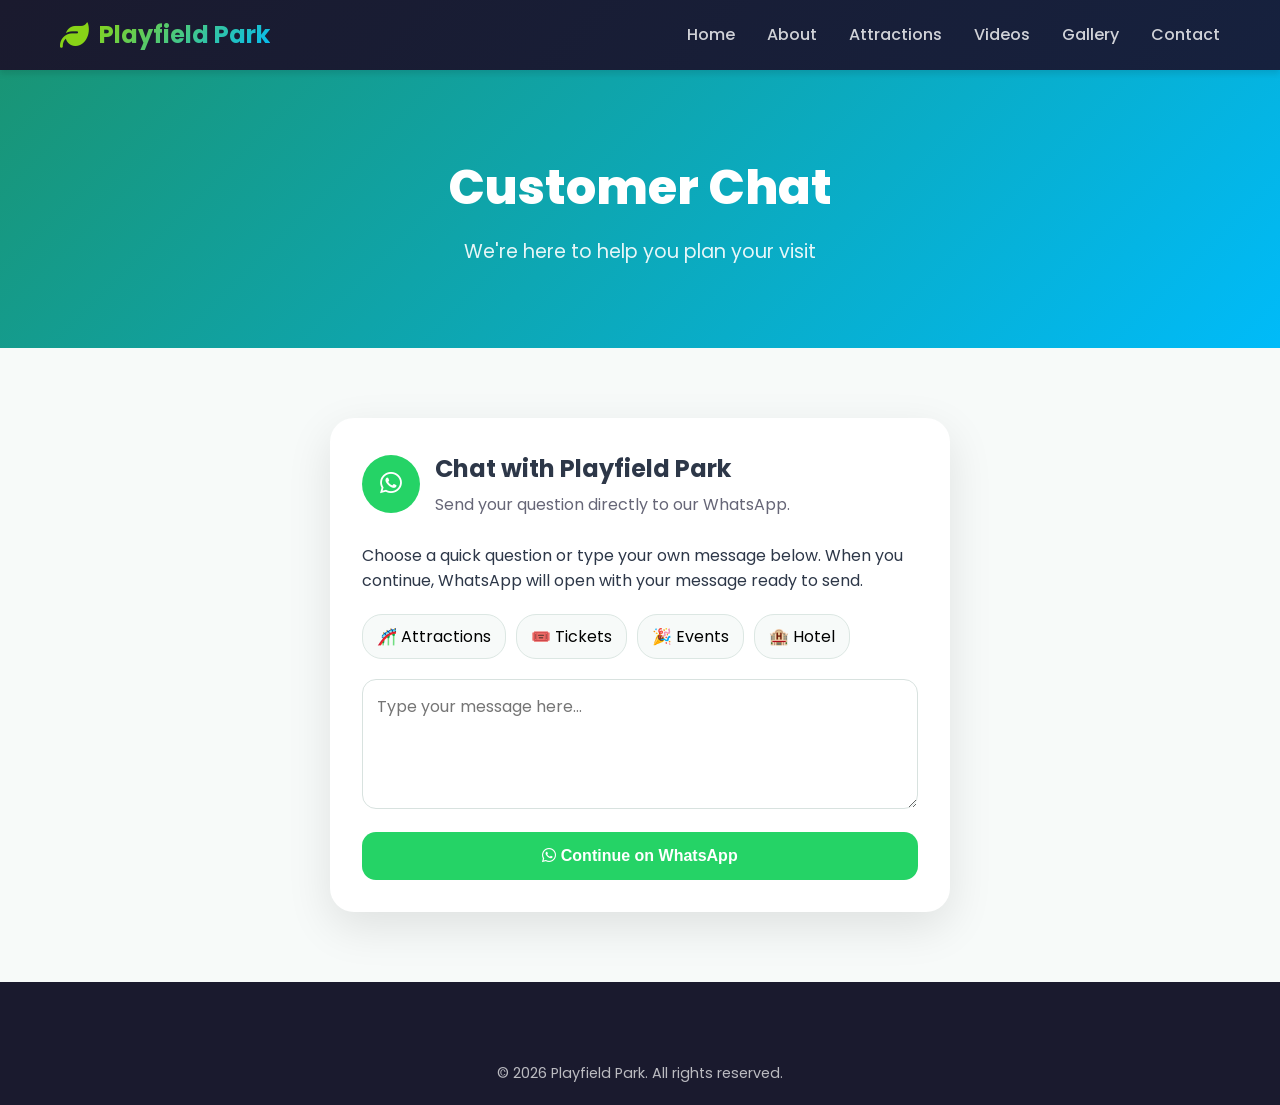
<file: chat.html>
<!DOCTYPE html>
<html lang="en">
<head>
  <meta charset="UTF-8">
  <meta name="viewport" content="width=device-width, initial-scale=1.0">
  <title>Chat With Us | Playfield Park</title>
  <link rel="stylesheet" href="style.css">
  <link href="https://fonts.googleapis.com/css2?family=Poppins:wght@300;400;500;600;700;800&display=swap" rel="stylesheet">
  <link rel="stylesheet" href="https://cdnjs.cloudflare.com/ajax/libs/font-awesome/6.4.0/css/all.min.css">
  <style>
    .chat-page{min-height:70vh;display:flex;align-items:center;justify-content:center;padding:70px 20px;background:#f7faf9}
    .chat-card{width:100%;max-width:620px;background:#fff;border-radius:24px;padding:32px;box-shadow:0 15px 45px rgba(0,0,0,.1)}
    .chat-head{display:flex;align-items:center;gap:15px;margin-bottom:25px}
    .chat-icon{width:58px;height:58px;border-radius:50%;display:grid;place-items:center;background:#25D366;color:#fff;font-size:25px}
    .chat-head h2{margin:0}.chat-head p{margin:4px 0 0;color:#667}
    .quick-actions{display:flex;flex-wrap:wrap;gap:10px;margin:20px 0}
    .quick-actions button{border:1px solid #dce7e3;background:#f7faf9;border-radius:20px;padding:9px 14px;cursor:pointer;font:inherit}
    .chat-card textarea{width:100%;box-sizing:border-box;border:1px solid #d8e2df;border-radius:14px;padding:14px;font:inherit;resize:vertical;min-height:130px;outline:none}
    .chat-card textarea:focus{border-color:#25D366}
    .wa-btn{width:100%;margin-top:15px;border:0;border-radius:14px;padding:15px;background:#25D366;color:#fff;font-weight:700;font-size:16px;cursor:pointer}
    .wa-btn:hover{filter:brightness(.95)}
  </style>
</head>
<body>
  <header id="main-header"><div class="container"><nav>
    <div class="logo-wrapper"><i class="fas fa-leaf"></i><h1 class="logo">Playfield Park</h1></div>
    <ul class="nav-links">
      <li><a href="index.html">Home</a></li><li><a href="about.html">About</a></li><li><a href="attractions.html">Attractions</a></li><li><a href="videos.html">Videos</a></li><li><a href="gallery.html">Gallery</a></li><li><a href="contact.html">Contact</a></li>
    </ul>
    <div class="hamburger"><span></span><span></span><span></span></div>
  </nav></div></header>

  <section class="page-header"><div class="page-header-bg" style="background:linear-gradient(135deg,#1a936f 0%,#00bbf9 100%);"></div><div class="page-header-content"><h1>Customer Chat</h1><p>We're here to help you plan your visit</p></div></section>

  <main class="chat-page"><div class="chat-card">
    <div class="chat-head"><div class="chat-icon"><i class="fab fa-whatsapp"></i></div><div><h2>Chat with Playfield Park</h2><p>Send your question directly to our WhatsApp.</p></div></div>
    <p>Choose a quick question or type your own message below. When you continue, WhatsApp will open with your message ready to send.</p>
    <div class="quick-actions">
      <button type="button" data-message="Hello Playfield Park 👋 I would like to know more about your attractions.">🎢 Attractions</button>
      <button type="button" data-message="Hello Playfield Park 👋 I would like to ask about your opening hours and entrance fees.">🎟️ Tickets</button>
      <button type="button" data-message="Hello Playfield Park 👋 I would like to make an enquiry about booking an event.">🎉 Events</button>
      <button type="button" data-message="Hello Playfield Park 👋 I would like to ask about hotel accommodation.">🏨 Hotel</button>
    </div>
    <textarea id="chatMessage" placeholder="Type your message here..."></textarea>
    <button class="wa-btn" id="whatsappBtn"><i class="fab fa-whatsapp"></i> Continue on WhatsApp</button>
  </div></main>

  <footer><div class="container-section"><div class="footer-bottom"><p>&copy; 2026 Playfield Park. All rights reserved.</p></div></div></footer>

  <script>
    const hamburger=document.querySelector('.hamburger');
    const navLinks=document.querySelector('.nav-links');
    hamburger.addEventListener('click',()=>{navLinks.classList.toggle('active');hamburger.classList.toggle('active');});
    document.querySelectorAll('.quick-actions button').forEach(button=>button.addEventListener('click',()=>{document.getElementById('chatMessage').value=button.dataset.message;}));
    document.getElementById('whatsappBtn').addEventListener('click',()=>{
      const text=document.getElementById('chatMessage').value.trim() || 'Hello Playfield Park 👋 I have a question about visiting the park.';
      window.location.href='https://wa.me/2347040077721?text='+encodeURIComponent(text);
    });
  </script>
</body>
</html>
</file>
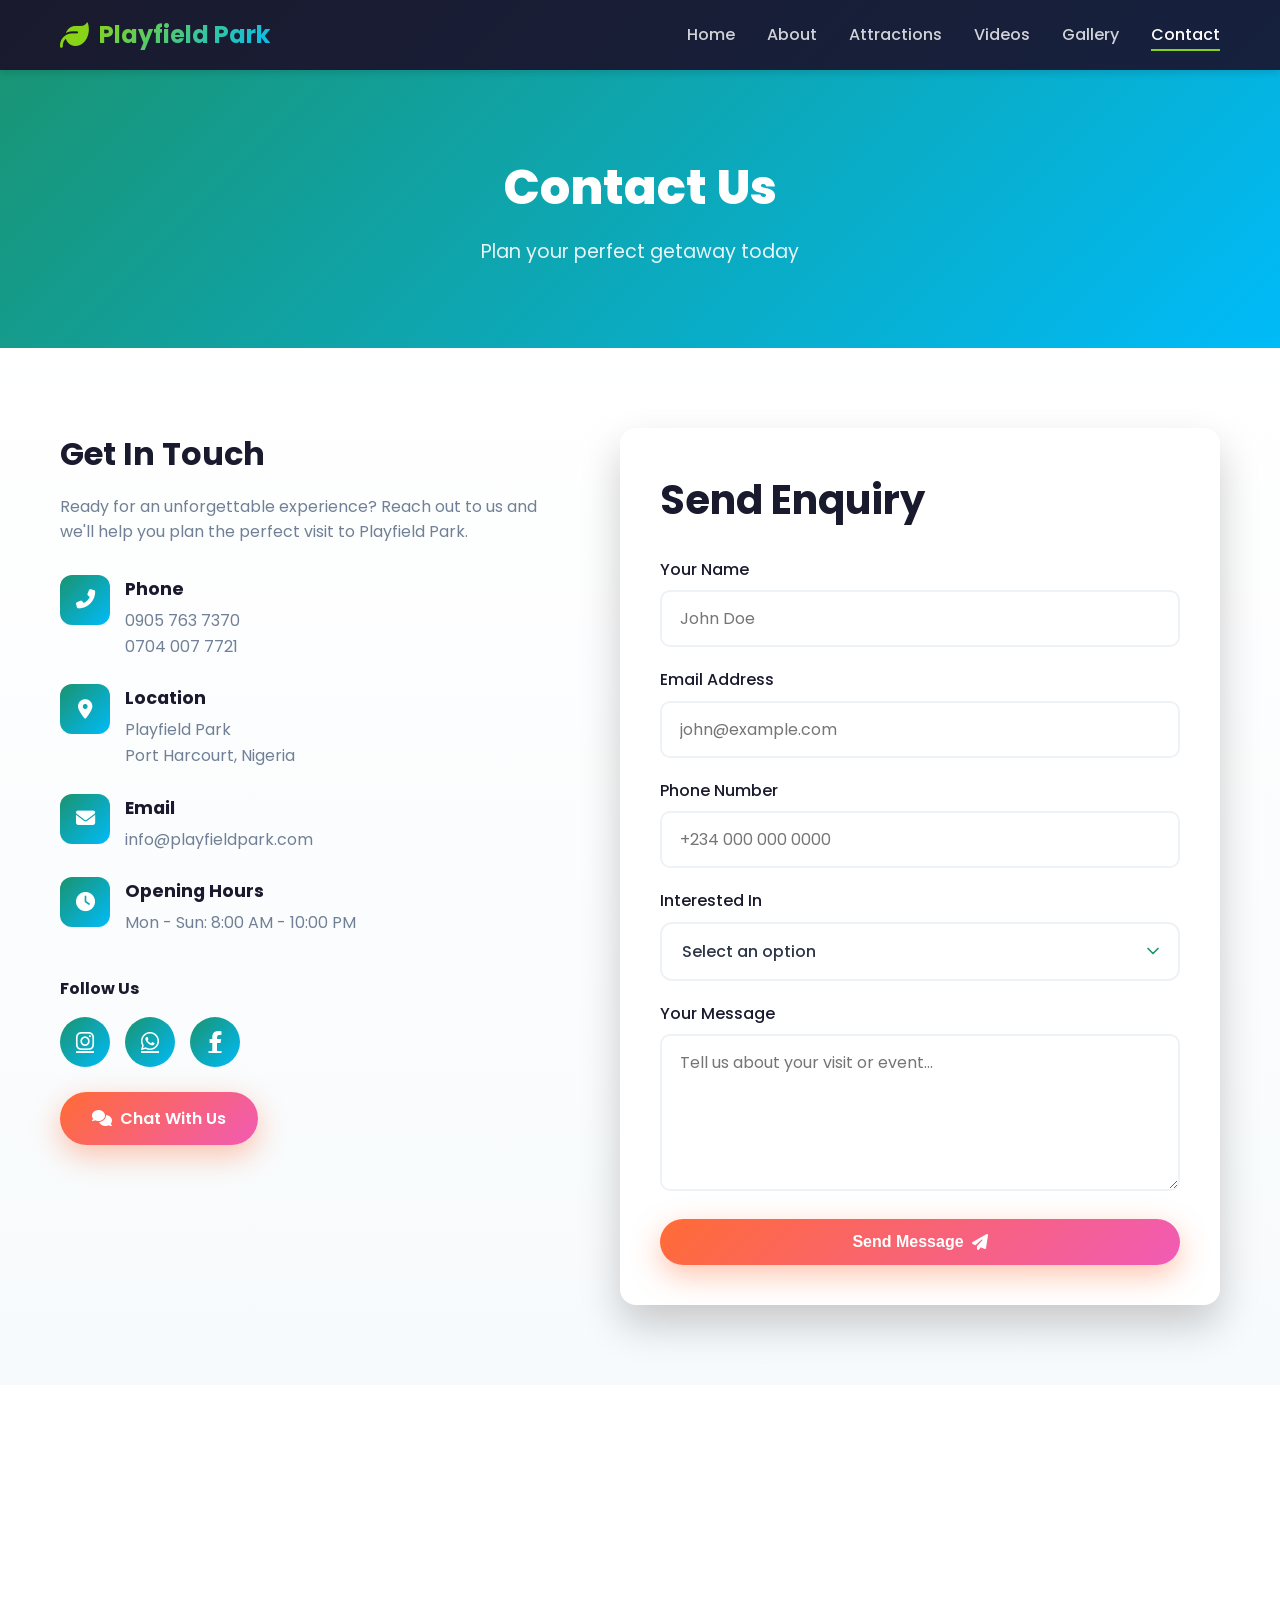
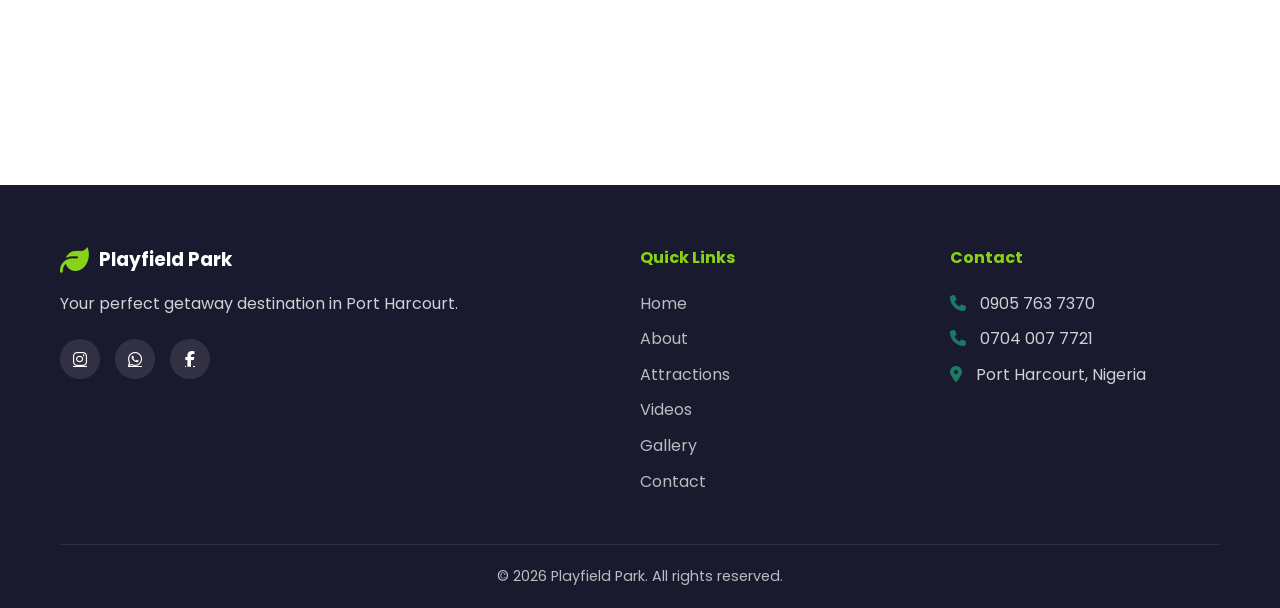
<file: contact.html>
<!DOCTYPE html>
<html lang="en">
<head>
  <meta charset="UTF-8">
  <meta name="viewport" content="width=device-width, initial-scale=1.0">
  <title>Contact Us | Playfield Park - Get In Touch</title>
  <link rel="stylesheet" href="style.css">
  <link href="https://fonts.googleapis.com/css2?family=Poppins:wght@300;400;500;600;700;800&display=swap" rel="stylesheet">
  <link rel="stylesheet" href="https://cdnjs.cloudflare.com/ajax/libs/font-awesome/6.4.0/css/all.min.css">
</head>
<body>
<header id="main-header"><div class="container"><nav>
<div class="logo-wrapper"><i class="fas fa-leaf"></i><h1 class="logo">Playfield Park</h1></div>
<ul class="nav-links"><li><a href="index.html">Home</a></li><li><a href="about.html">About</a></li><li><a href="attractions.html">Attractions</a></li><li><a href="videos.html">Videos</a></li><li><a href="gallery.html">Gallery</a></li><li><a href="contact.html" class="active">Contact</a></li></ul>
<div class="hamburger"><span></span><span></span><span></span></div>
</nav></div></header>
<section class="page-header"><div class="page-header-bg" style="background: linear-gradient(135deg, #1a936f 0%, #00bbf9 100%);"></div><div class="page-header-content"><h1>Contact Us</h1><p>Plan your perfect getaway today</p></div></section>
<section class="section contact-page"><div class="container-section"><div class="contact-grid">
<div class="contact-info-panel"><h2>Get In Touch</h2><p>Ready for an unforgettable experience? Reach out to us and we'll help you plan the perfect visit to Playfield Park.</p>
<div class="contact-methods">
<div class="contact-method"><div class="method-icon"><i class="fas fa-phone-alt"></i></div><div><h4>Phone</h4><p>0905 763 7370</p><p>0704 007 7721</p></div></div>
<div class="contact-method"><div class="method-icon"><i class="fas fa-map-marker-alt"></i></div><div><h4>Location</h4><p>Playfield Park</p><p>Port Harcourt, Nigeria</p></div></div>
<div class="contact-method"><div class="method-icon"><i class="fas fa-envelope"></i></div><div><h4>Email</h4><p>info@playfieldpark.com</p></div></div>
<div class="contact-method"><div class="method-icon"><i class="fas fa-clock"></i></div><div><h4>Opening Hours</h4><p>Mon - Sun: 8:00 AM - 10:00 PM</p></div></div>
</div>
<div class="social-connect"><h4>Follow Us</h4><div class="social-links-large"><a href="https://www.instagram.com/play.fieldpark" target="_blank"><i class="fab fa-instagram"></i></a><a href="https://wa.me/2347040077721"><i class="fab fa-whatsapp"></i></a><a href="https://www.facebook.com/100085368634910/" target="_blank"><i class="fab fa-facebook-f"></i></a></div></div>
<div style="margin-top:25px"><a href="chat.html" class="btn btn-primary"><i class="fas fa-comments"></i> Chat With Us</a></div>
</div>
<div class="contact-form-panel"><h2>Send Enquiry</h2><form action="https://formspree.io/f/xlgpvrnz" method="POST" class="contact-form-full">
<div class="form-group"><label>Your Name</label><input type="text" name="name" placeholder="John Doe" required></div>
<div class="form-group"><label>Email Address</label><input type="email" name="email" placeholder="john@example.com" required></div>
<div class="form-group"><label>Phone Number</label><input type="tel" name="phone" placeholder="+234 000 000 0000"></div>
<div class="form-group"><label>Interested In</label><select name="service_interest" required><option value="" disabled selected>Select an option</option><option value="amusement">Amusement Park</option><option value="pool">Aquatic Fun & Pool</option><option value="garden">Nature & Events Garden</option><option value="hotel">Hotel & Accommodation</option><option value="restaurant">Restaurant & Bar</option><option value="conference">Conference Hall</option></select></div>
<div class="form-group"><label>Your Message</label><textarea name="message" rows="5" placeholder="Tell us about your visit or event..." required></textarea></div>
<button type="submit" class="btn btn-primary btn-full">Send Message <i class="fas fa-paper-plane"></i></button>
</form></div></div></div></section>
<section class="map-section"><div class="map-container"><iframe src="https://www.google.com/maps/embed?pb=!1m18!1m12!1m3!1d3975.7!2d6.9!3d4.8!2m3!1f0!2f0!3f0!3m2!1i1024!2i768!4f13.1!3m3!1m2!1s0x0%3A0x0!2zNMKwNDgnMDAuMCJOIDbCsDU0JzAwLjAiRQ!5e0!3m2!1sen!2sng!4v1234567890" width="100%" height="100%" style="border:0;" allowfullscreen="" loading="lazy"></iframe></div></section>
<footer><div class="container-section"><div class="footer-content"><div class="footer-brand"><div class="logo-wrapper"><i class="fas fa-leaf"></i><h3>Playfield Park</h3></div><p>Your perfect getaway destination in Port Harcourt.</p><div class="social-links"><a href="https://www.instagram.com/play.fieldpark" target="_blank"><i class="fab fa-instagram"></i></a><a href="https://wa.me/2347040077721"><i class="fab fa-whatsapp"></i></a><a href="https://www.facebook.com/100085368634910/"><i class="fab fa-facebook-f"></i></a></div></div><div class="footer-links"><h4>Quick Links</h4><ul><li><a href="index.html">Home</a></li><li><a href="about.html">About</a></li><li><a href="attractions.html">Attractions</a></li><li><a href="videos.html">Videos</a></li><li><a href="gallery.html">Gallery</a></li><li><a href="contact.html">Contact</a></li></ul></div><div class="footer-contact"><h4>Contact</h4><p><i class="fas fa-phone"></i> 0905 763 7370</p><p><i class="fas fa-phone"></i> 0704 007 7721</p><p><i class="fas fa-map-marker-alt"></i> Port Harcourt, Nigeria</p></div></div><div class="footer-bottom"><p>&copy; 2026 Playfield Park. All rights reserved.</p></div></div></footer>
<script>const hamburger=document.querySelector('.hamburger');const navLinks=document.querySelector('.nav-links');hamburger.addEventListener('click',()=>{navLinks.classList.toggle('active');hamburger.classList.toggle('active');});window.addEventListener('scroll',()=>{const header=document.getElementById('main-header');if(window.scrollY>50)header.classList.add('scrolled');else header.classList.remove('scrolled');});</script>
</body></html>
</file>
<file: style.css>
/* CSS VARIABLES */
:root {
  --primary: #1a936f;
  --primary-dark: #147a5c;
  --secondary: #88d317;
  --accent: #00bbf9;
  --accent-light: #00f5d4;
  --orange: #ff6b35;
  --yellow: #ffd23f;
  --pink: #f15bb5;
  --purple: #9b5de5;
  
  --dark: #1a1a2e;
  --dark-light: #16213e;
  --text: #2d3748;
  --text-light: #718096;
  --white: #ffffff;
  --gray-100: #f7fafc;
  --gray-200: #edf2f7;
  
  --shadow-sm: 0 2px 4px rgba(0,0,0,0.05);
  --shadow: 0 4px 6px rgba(0,0,0,0.1);
  --shadow-lg: 0 10px 25px rgba(0,0,0,0.15);
  --shadow-xl: 0 20px 40px rgba(0,0,0,0.2);
  
  --transition: all 0.3s cubic-bezier(0.4, 0, 0.2, 1);
  --border-radius: 16px;
}

/* RESET */
* {
  margin: 0;
  padding: 0;
  box-sizing: border-box;
}

body {
  font-family: 'Poppins', sans-serif;
  line-height: 1.6;
  color: var(--text);
  overflow-x: hidden;
}

/* CONTAINER */
.container {
  max-width: 1200px;
  margin: 0 auto;
  padding: 0 20px;
}

.container-section {
  max-width: 1200px;
  margin: 0 auto;
  padding: 0 20px;
}

.text-center {
  text-align: center;
}

/* HEADER */
header {
  background: linear-gradient(135deg, var(--dark) 0%, var(--dark-light) 100%);
  color: var(--white);
  position: fixed;
  width: 100%;
  top: 0;
  z-index: 1000;
  padding: 1rem 0;
  box-shadow: var(--shadow);
}

header.scrolled {
  background: rgba(26, 26, 46, 0.95);
  backdrop-filter: blur(10px);
}

nav {
  width: 100%;
  display: flex;
  justify-content: space-between;
  align-items: center;
}

.logo-wrapper {
  display: flex;
  align-items: center;
  gap: 10px;
}

.logo-wrapper i {
  font-size: 1.8rem;
  color: var(--secondary);
}

.logo {
  font-size: 1.5rem;
  font-weight: 700;
  background: linear-gradient(135deg, var(--secondary) 0%, var(--accent) 100%);
  -webkit-background-clip: text;
  -webkit-text-fill-color: transparent;
}

.nav-links {
  list-style: none;
  display: flex;
  gap: 2rem;
}

.nav-links li a {
  color: rgba(255,255,255,0.8);
  text-decoration: none;
  font-weight: 500;
  transition: var(--transition);
  position: relative;
}

.nav-links li a::after {
  content: '';
  position: absolute;
  bottom: -5px;
  left: 0;
  width: 0;
  height: 2px;
  background: var(--secondary);
  transition: var(--transition);
}

.nav-links li a:hover,
.nav-links li a.active {
  color: var(--white);
}

.nav-links li a:hover::after,
.nav-links li a.active::after {
  width: 100%;
}

.hamburger {
  display: none;
  flex-direction: column;
  gap: 5px;
  cursor: pointer;
}

.hamburger span {
  width: 25px;
  height: 3px;
  background: var(--white);
  border-radius: 3px;
  transition: var(--transition);
}

/* HERO SECTION */
.hero {
  min-height: 100vh;
  display: flex;
  align-items: center;
  justify-content: center;
  position: relative;
  overflow: hidden;
  padding-top: 80px;
  background: linear-gradient(135deg, #667eea 0%, #764ba2 25%, #f093fb 50%, #f5576c 75%, #4facfe 100%);
  background-size: 400% 400%;
  animation: gradientShift 15s ease infinite;
}

@keyframes gradientShift {
  0% { background-position: 0% 50%; }
  50% { background-position: 100% 50%; }
  100% { background-position: 0% 50%; }
}

.hero-gradient {
  position: absolute;
  top: 0;
  left: 0;
  right: 0;
  bottom: 0;
  background: rgba(0,0,0,0.3);
  z-index: 1;
}

.hero-text {
  position: relative;
  z-index: 2;
  text-align: center;
  color: var(--white);
  max-width: 800px;
  padding: 0 20px;
}

.hero-tag {
  display: inline-flex;
  align-items: center;
  gap: 8px;
  background: rgba(255,255,255,0.2);
  backdrop-filter: blur(10px);
  padding: 8px 20px;
  border-radius: 50px;
  font-size: 0.9rem;
  margin-bottom: 1.5rem;
}

.hero-tag i {
  color: var(--yellow);
}

.hero h2 {
  font-size: clamp(2.5rem, 6vw, 4.5rem);
  font-weight: 800;
  line-height: 1.1;
  margin-bottom: 1rem;
}

.gradient-text {
  background: linear-gradient(135deg, var(--yellow) 0%, var(--secondary) 50%, var(--accent) 100%);
  -webkit-background-clip: text;
  -webkit-text-fill-color: transparent;
  background-clip: text;
}

.hero p {
  font-size: 1.2rem;
  margin-bottom: 2rem;
  opacity: 0.95;
}

.hero-buttons {
  display: flex;
  gap: 1rem;
  justify-content: center;
  flex-wrap: wrap;
  margin-bottom: 3rem;
}

.btn {
  display: inline-flex;
  align-items: center;
  gap: 8px;
  padding: 14px 32px;
  border-radius: 50px;
  font-weight: 600;
  text-decoration: none;
  transition: var(--transition);
  border: none;
  cursor: pointer;
  font-size: 1rem;
}

.btn-primary {
  background: linear-gradient(135deg, var(--orange) 0%, var(--pink) 100%);
  color: var(--white);
  box-shadow: 0 10px 30px rgba(255,107,53,0.4);
}

.btn-primary:hover {
  transform: translateY(-3px);
  box-shadow: 0 15px 40px rgba(255,107,53,0.5);
}

.btn-secondary {
  background: rgba(255,255,255,0.2);
  backdrop-filter: blur(10px);
  color: var(--white);
  border: 2px solid rgba(255,255,255,0.3);
}

.btn-secondary:hover {
  background: rgba(255,255,255,0.3);
  transform: translateY(-3px);
}

.hero-stats {
  display: flex;
  justify-content: center;
  gap: 3rem;
  flex-wrap: wrap;
}

.stat {
  text-align: center;
}

.stat-number {
  display: block;
  font-size: 2.5rem;
  font-weight: 800;
  color: var(--yellow);
}

.stat-label {
  font-size: 0.9rem;
  opacity: 0.9;
}

.floating-shapes {
  position: absolute;
  width: 100%;
  height: 100%;
  overflow: hidden;
  z-index: 0;
}

.shape {
  position: absolute;
  border-radius: 50%;
  opacity: 0.1;
}

.shape-1 {
  width: 300px;
  height: 300px;
  background: var(--yellow);
  top: 10%;
  left: 10%;
  animation: float 6s ease-in-out infinite;
}

.shape-2 {
  width: 200px;
  height: 200px;
  background: var(--accent);
  top: 60%;
  right: 10%;
  animation: float 8s ease-in-out infinite;
}

.shape-3 {
  width: 150px;
  height: 150px;
  background: var(--secondary);
  bottom: 10%;
  left: 30%;
  animation: float 7s ease-in-out infinite;
}

@keyframes float {
  0%, 100% { transform: translateY(0); }
  50% { transform: translateY(-20px); }
}

/* PAGE HEADER */
.page-header {
  position: relative;
  padding: 150px 0 80px;
  text-align: center;
  color: var(--white);
  margin-top: 0;
}

.page-header-bg {
  position: absolute;
  top: 0;
  left: 0;
  right: 0;
  bottom: 0;
  z-index: 0;
}

.page-header-content {
  position: relative;
  z-index: 1;
}

.page-header h1 {
  font-size: 3rem;
  font-weight: 800;
  margin-bottom: 10px;
}

.page-header p {
  font-size: 1.2rem;
  opacity: 0.9;
}

/* SECTIONS */
.section {
  padding: 80px 0;
}

.section-header {
  text-align: center;
  margin-bottom: 50px;
}

.section-tag {
  display: inline-block;
  background: linear-gradient(135deg, var(--primary) 0%, var(--accent) 100%);
  color: var(--white);
  padding: 6px 20px;
  border-radius: 50px;
  font-size: 0.85rem;
  font-weight: 600;
  margin-bottom: 1rem;
}

.section h2 {
  font-size: 2.5rem;
  font-weight: 700;
  color: var(--dark);
  margin-bottom: 10px;
}

.section-subtitle {
  color: var(--text-light);
  font-size: 1.1rem;
}

/* PREVIEW SECTION */
.preview-section {
  background: linear-gradient(180deg, var(--gray-100) 0%, var(--white) 100%);
}

.preview-grid {
  display: grid;
  grid-template-columns: repeat(auto-fit, minmax(250px, 1fr));
  gap: 30px;
}

.preview-card {
  background: var(--white);
  padding: 40px 30px;
  border-radius: var(--border-radius);
  text-align: center;
  box-shadow: var(--shadow);
  transition: var(--transition);
}

.preview-card:hover {
  transform: translateY(-10px);
  box-shadow: var(--shadow-xl);
}

.preview-icon {
  width: 80px;
  height: 80px;
  border-radius: 20px;
  display: flex;
  align-items: center;
  justify-content: center;
  font-size: 2rem;
  margin: 0 auto 20px;
  color: var(--white);
}

.preview-icon.amusement { background: linear-gradient(135deg, #ff6b35, #f7931e); }
.preview-icon.aquatic { background: linear-gradient(135deg, #00bbf9, #00f5d4); }
.preview-icon.garden { background: linear-gradient(135deg, #1a936f, #88d317); }
.preview-icon.hotel { background: linear-gradient(135deg, #9b5de5, #f15bb5); }

.preview-card h3 {
  font-size: 1.3rem;
  margin-bottom: 10px;
  color: var(--dark);
}

.preview-card p {
  color: var(--text-light);
}

/* VIDEO PREVIEW SECTION */
.video-preview-section {
  background: linear-gradient(135deg, var(--dark) 0%, var(--purple) 100%);
  color: var(--white);
}

.video-preview-section .section-header h2,
.video-preview-section .section-header .section-subtitle {
  color: var(--white);
}

.video-preview {
  max-width: 900px;
  margin: 0 auto;
}

.video-thumb-large {
  position: relative;
  border-radius: var(--border-radius);
  overflow: hidden;
  box-shadow: var(--shadow-xl);
}

.video-thumb-large img {
  width: 100%;
  display: block;
}

.play-overlay {
  position: absolute;
  top: 0;
  left: 0;
  right: 0;
  bottom: 0;
  background: rgba(0,0,0,0.4);
  display: flex;
  flex-direction: column;
  align-items: center;
  justify-content: center;
  transition: var(--transition);
}

.play-overlay:hover {
  background: rgba(0,0,0,0.3);
}

.play-btn-large {
  width: 100px;
  height: 100px;
  background: var(--white);
  border-radius: 50%;
  display: flex;
  align-items: center;
  justify-content: center;
  font-size: 2rem;
  color: var(--primary);
  text-decoration: none;
  transition: var(--transition);
  margin-bottom: 20px;
}

.play-btn-large:hover {
  transform: scale(1.1);
  box-shadow: 0 10px 30px rgba(0,0,0,0.3);
}

.play-overlay p {
  font-size: 1.2rem;
  font-weight: 600;
}

/* ABOUT SECTION */
.about-section {
  background: linear-gradient(180deg, var(--white) 0%, var(--gray-100) 100%);
}

.about-content {
  display: grid;
  grid-template-columns: 1fr 1fr;
  gap: 60px;
  align-items: center;
}

.about-image {
  position: relative;
}

.about-image img {
  width: 100%;
  border-radius: var(--border-radius);
  box-shadow: var(--shadow-xl);
}

.experience-badge {
  position: absolute;
  bottom: -20px;
  right: -20px;
  background: linear-gradient(135deg, var(--orange) 0%, var(--pink) 100%);
  color: var(--white);
  padding: 20px 30px;
  border-radius: var(--border-radius);
  text-align: center;
  box-shadow: var(--shadow-lg);
}

.experience-badge .years {
  display: block;
  font-size: 2.5rem;
  font-weight: 800;
  line-height: 1;
}

.experience-badge .text {
  font-size: 0.9rem;
  font-weight: 500;
}

.about-text h2 {
  font-size: 2.2rem;
  color: var(--dark);
  margin: 20px 0 15px;
}

.about-text > p {
  color: var(--text-light);
  margin-bottom: 15px;
  font-size: 1.05rem;
}

.about-features {
  display: grid;
  grid-template-columns: 1fr 1fr;
  gap: 20px;
  margin: 30px 0;
}

.feature {
  display: flex;
  align-items: center;
  gap: 12px;
}

.feature-icon {
  width: 45px;
  height: 45px;
  background: linear-gradient(135deg, var(--primary) 0%, var(--accent) 100%);
  border-radius: 12px;
  display: flex;
  align-items: center;
  justify-content: center;
  color: var(--white);
  font-size: 1.2rem;
}

.feature h4 {
  font-size: 1rem;
  color: var(--dark);
  margin-bottom: 2px;
}

.feature p {
  font-size: 0.85rem;
  color: var(--text-light);
  margin: 0;
}

/* MISSION SECTION */
.mission-section {
  background: var(--white);
}

.mission-grid {
  display: grid;
  grid-template-columns: repeat(auto-fit, minmax(300px, 1fr));
  gap: 30px;
}

.mission-card {
  background: linear-gradient(135deg, var(--gray-100) 0%, var(--white) 100%);
  padding: 40px;
  border-radius: var(--border-radius);
  text-align: center;
  transition: var(--transition);
}

.mission-card:hover {
  transform: translateY(-5px);
  box-shadow: var(--shadow-lg);
}

.mission-icon {
  width: 70px;
  height: 70px;
  background: linear-gradient(135deg, var(--primary) 0%, var(--accent) 100%);
  border-radius: 50%;
  display: flex;
  align-items: center;
  justify-content: center;
  margin: 0 auto 20px;
  font-size: 1.8rem;
  color: var(--white);
}

.mission-card h3 {
  font-size: 1.4rem;
  margin-bottom: 15px;
  color: var(--dark);
}

.mission-card p {
  color: var(--text-light);
  line-height: 1.8;
}

/* ATTRACTIONS PAGE */
.attractions-page {
  background: linear-gradient(180deg, var(--gray-100) 0%, var(--white) 100%);
}

.attractions-detailed {
  display: flex;
  flex-direction: column;
  gap: 80px;
}

.attraction-detailed {
  display: grid;
  grid-template-columns: 1fr 1fr;
  gap: 50px;
  align-items: center;
}

.attraction-detailed.reverse {
  direction: rtl;
}

.attraction-detailed.reverse > * {
  direction: ltr;
}

.attraction-image {
  border-radius: var(--border-radius);
  overflow: hidden;
  box-shadow: var(--shadow-xl);
}

.attraction-image img {
  width: 100%;
  height: 100%;
  object-fit: cover;
  display: block;
}

.attraction-content {
  padding: 20px;
}

.attraction-icon {
  width: 70px;
  height: 70px;
  border-radius: 20px;
  display: flex;
  align-items: center;
  justify-content: center;
  font-size: 1.8rem;
  color: var(--white);
  margin-bottom: 20px;
}

.attraction-icon.amusement { background: linear-gradient(135deg, #ff6b35, #f7931e); }
.attraction-icon.aquatic { background: linear-gradient(135deg, #00bbf9, #00f5d4); }
.attraction-icon.garden { background: linear-gradient(135deg, #1a936f, #88d317); }
.attraction-icon.hotel { background: linear-gradient(135deg, #9b5de5, #f15bb5); }
.attraction-icon.restaurant { background: linear-gradient(135deg, #f15bb5, #fee440); }
.attraction-icon.conference { background: linear-gradient(135deg, #00bbf9, #9b5de5); }

.attraction-content h3 {
  font-size: 2rem;
  color: var(--dark);
  margin-bottom: 15px;
}

.attraction-content > p {
  color: var(--text-light);
  margin-bottom: 20px;
  line-height: 1.8;
}

.attraction-features {
  list-style: none;
  margin-bottom: 30px;
}

.attraction-features li {
  padding: 8px 0;
  color: var(--text);
  display: flex;
  align-items: center;
  gap: 10px;
}

.attraction-features li i {
  color: var(--primary);
}

/* VIDEO PAGE */
.video-gallery-section {
  background: linear-gradient(180deg, var(--white) 0%, var(--gray-100) 100%);
}

.featured-video {
  background: var(--white);
  border-radius: var(--border-radius);
  overflow: hidden;
  box-shadow: var(--shadow-xl);
  margin-bottom: 60px;
}

.video-container {
  position: relative;
  padding-bottom: 56.25%;
  height: 0;
  overflow: hidden;
}

.video-container video,
.video-container iframe {
  position: absolute;
  top: 0;
  left: 0;
  width: 100%;
  height: 100%;
  object-fit: cover;
}

.video-info {
  padding: 30px;
}

.video-info h3 {
  font-size: 1.5rem;
  margin-bottom: 10px;
  color: var(--dark);
}

.video-info > p {
  color: var(--text-light);
  margin-bottom: 15px;
}

.video-stats {
  display: flex;
  gap: 20px;
  color: var(--text-light);
  font-size: 0.9rem;
}

.video-stats i {
  margin-right: 5px;
  color: var(--primary);
}

.video-grid {
  display: grid;
  grid-template-columns: repeat(auto-fit, minmax(350px, 1fr));
  gap: 30px;
}

.video-card {
  background: var(--white);
  border-radius: var(--border-radius);
  overflow: hidden;
  box-shadow: var(--shadow);
  transition: var(--transition);
}

.video-card:hover {
  transform: translateY(-5px);
  box-shadow: var(--shadow-xl);
}

.video-player video {
  width: 100%;
  display: block;
}

.video-details {
  padding: 20px;
}

.video-details h4 {
  font-size: 1.2rem;
  margin-bottom: 8px;
  color: var(--dark);
}

.video-details > p {
  color: var(--text-light);
  font-size: 0.9rem;
  margin-bottom: 10px;
}

.video-meta {
  display: flex;
  gap: 15px;
  font-size: 0.85rem;
  color: var(--text-light);
}

.video-meta i {
  margin-right: 3px;
  color: var(--primary);
}

/* UPLOAD SECTION */
.upload-section {
  background: linear-gradient(135deg, var(--primary) 0%, var(--accent) 100%);
  color: var(--white);
  text-align: center;
}

.upload-box {
  max-width: 500px;
  margin: 0 auto;
  padding: 60px 40px;
  background: rgba(255,255,255,0.1);
  backdrop-filter: blur(10px);
  border-radius: var(--border-radius);
  border: 2px dashed rgba(255,255,255,0.3);
}

.upload-box i {
  font-size: 4rem;
  margin-bottom: 20px;
  opacity: 0.9;
}

.upload-box h3 {
  font-size: 1.8rem;
  margin-bottom: 10px;
}

.upload-box > p {
  opacity: 0.9;
  margin-bottom: 25px;
}

.upload-note {
  font-size: 0.85rem;
  opacity: 0.7;
  margin-top: 15px;
}

/* GALLERY PAGE */
.gallery-section {
  background: linear-gradient(180deg, var(--white) 0%, var(--gray-100) 100%);
}

.gallery-filter {
  display: flex;
  justify-content: center;
  gap: 15px;
  margin-bottom: 40px;
  flex-wrap: wrap;
}

.filter-btn {
  padding: 10px 25px;
  border: 2px solid var(--primary);
  background: transparent;
  color: var(--primary);
  border-radius: 50px;
  cursor: pointer;
  font-weight: 600;
  transition: var(--transition);
}

.filter-btn:hover,
.filter-btn.active {
  background: var(--primary);
  color: var(--white);
}

.gallery-masonry {
  display: grid;
  grid-template-columns: repeat(4, 1fr);
  grid-auto-rows: 250px;
  gap: 20px;
}

.gallery-item {
  position: relative;
  border-radius: var(--border-radius);
  overflow: hidden;
  cursor: pointer;
}

.gallery-item img {
  width: 100%;
  height: 100%;
  object-fit: cover;
  transition: var(--transition);
}

.gallery-item.large {
  grid-column: span 2;
  grid-row: span 2;
}

.gallery-item.wide {
  grid-column: span 2;
}

.gallery-overlay {
  position: absolute;
  bottom: 0;
  left: 0;
  right: 0;
  background: linear-gradient(to top, rgba(0,0,0,0.8), transparent);
  padding: 20px;
  color: var(--white);
  transform: translateY(100%);
  transition: var(--transition);
  display: flex;
  justify-content: space-between;
  align-items: flex-end;
}

.gallery-item:hover img {
  transform: scale(1.1);
}

.gallery-item:hover .gallery-overlay {
  transform: translateY(0);
}

.gallery-overlay h4 {
  font-size: 1.2rem;
  margin-bottom: 5px;
}

.gallery-overlay p {
  font-size: 0.9rem;
  opacity: 0.9;
}

.view-btn {
  width: 40px;
  height: 40px;
  background: var(--white);
  border: none;
  border-radius: 50%;
  display: flex;
  align-items: center;
  justify-content: center;
  cursor: pointer;
  transition: var(--transition);
}

.view-btn:hover {
  transform: scale(1.1);
}

/* LIGHTBOX */
.lightbox {
  display: none;
  position: fixed;
  top: 0;
  left: 0;
  right: 0;
  bottom: 0;
  background: rgba(0,0,0,0.95);
  z-index: 9999;
  align-items: center;
  justify-content: center;
  padding: 20px;
}

.lightbox img {
  max-width: 90%;
  max-height: 80vh;
  border-radius: 10px;
}

.lightbox-close {
  position: absolute;
  top: 20px;
  right: 40px;
  font-size: 3rem;
  color: var(--white);
  cursor: pointer;
  transition: var(--transition);
}

.lightbox-close:hover {
  color: var(--primary);
}

.lightbox-caption {
  position: absolute;
  bottom: 80px;
  left: 50%;
  transform: translateX(-50%);
  color: var(--white);
  font-size: 1.2rem;
}

.lightbox-prev,
.lightbox-next {
  position: absolute;
  top: 50%;
  transform: translateY(-50%);
  background: rgba(255,255,255,0.2);
  border: none;
  color: var(--white);
  width: 50px;
  height: 50px;
  border-radius: 50%;
  cursor: pointer;
  font-size: 1.2rem;
  transition: var(--transition);
}

.lightbox-prev:hover,
.lightbox-next:hover {
  background: var(--primary);
}

.lightbox-prev { left: 20px; }
.lightbox-next { right: 20px; }

/* CONTACT PAGE */
.contact-page {
  background: linear-gradient(180deg, var(--white) 0%, var(--gray-100) 100%);
}

.contact-grid {
  display: grid;
  grid-template-columns: 1fr 1.2fr;
  gap: 60px;
}

.contact-info-panel h2 {
  font-size: 2rem;
  margin-bottom: 15px;
  color: var(--dark);
}

.contact-info-panel > p {
  color: var(--text-light);
  margin-bottom: 30px;
}

.contact-methods {
  margin-bottom: 40px;
}

.contact-method {
  display: flex;
  align-items: flex-start;
  gap: 15px;
  margin-bottom: 25px;
}

.method-icon {
  width: 50px;
  height: 50px;
  background: linear-gradient(135deg, var(--primary) 0%, var(--accent) 100%);
  border-radius: 12px;
  display: flex;
  align-items: center;
  justify-content: center;
  color: var(--white);
  font-size: 1.2rem;
  flex-shrink: 0;
}

.contact-method h4 {
  font-size: 1.1rem;
  color: var(--dark);
  margin-bottom: 5px;
}

.contact-method p {
  color: var(--text-light);
  margin: 0;
}

.social-connect h4 {
  margin-bottom: 15px;
  color: var(--dark);
}

.social-links-large {
  display: flex;
  gap: 15px;
}

.social-links-large a {
  width: 50px;
  height: 50px;
  background: linear-gradient(135deg, var(--primary) 0%, var(--accent) 100%);
  border-radius: 50%;
  display: flex;
  align-items: center;
  justify-content: center;
  color: var(--white);
  font-size: 1.3rem;
  transition: var(--transition);
}

.social-links-large a:hover {
  transform: translateY(-3px);
  box-shadow: var(--shadow-lg);
}

.contact-form-panel {
  background: var(--white);
  padding: 40px;
  border-radius: var(--border-radius);
  box-shadow: var(--shadow-xl);
}

.contact-form-panel h2 {
  margin-bottom: 25px;
  color: var(--dark);
}

.contact-form-full .form-group {
  margin-bottom: 20px;
}

.contact-form-full label {
  display: block;
  margin-bottom: 8px;
  color: var(--dark);
  font-weight: 500;
}

.contact-form-full input,
.contact-form-full select,
.contact-form-full textarea {
  width: 100%;
  padding: 14px 18px;
  border: 2px solid var(--gray-200);
  border-radius: 10px;
  font-family: inherit;
  font-size: 1rem;
  transition: var(--transition);
}

.contact-form-full input:focus,
.contact-form-full select:focus,
.contact-form-full textarea:focus {
  outline: none;
  border-color: var(--primary);
}

.contact-form-full textarea {
  resize: vertical;
  min-height: 120px;
}

.btn-full {
  width: 100%;
  justify-content: center;
}

/* MAP SECTION */
.map-section {
  height: 400px;
}

.map-container {
  width: 100%;
  height: 100%;
}

.map-container iframe {
  width: 100%;
  height: 100%;
  border: none;
}

/* FOOTER */
footer {
  background: var(--dark);
  color: var(--white);
  padding: 60px 0 0;
}

.footer-content {
  display: grid;
  grid-template-columns: 2fr 1fr 1fr;
  gap: 40px;
  padding-bottom: 40px;
  border-bottom: 1px solid rgba(255,255,255,0.1);
}

.footer-brand .logo-wrapper {
  margin-bottom: 15px;
}

.footer-brand p {
  opacity: 0.8;
  line-height: 1.8;
  margin-bottom: 20px;
}

.social-links {
  display: flex;
  gap: 15px;
}

.social-links a {
  width: 40px;
  height: 40px;
  background: rgba(255,255,255,0.1);
  border-radius: 50%;
  display: flex;
  align-items: center;
  justify-content: center;
  color: var(--white);
  transition: var(--transition);
}

.social-links a:hover {
  background: var(--primary);
  transform: translateY(-3px);
}

.footer-links h4 {
  margin-bottom: 20px;
  color: var(--secondary);
}

.footer-links ul {
  list-style: none;
}

.footer-links ul li {
  margin-bottom: 10px;
}

.footer-links ul li a {
  color: rgba(255,255,255,0.7);
  text-decoration: none;
  transition: var(--transition);
}

.footer-links ul li a:hover {
  color: var(--white);
  padding-left: 5px;
}

.footer-contact h4 {
  margin-bottom: 20px;
  color: var(--secondary);
}

.footer-contact p {
  margin-bottom: 10px;
  opacity: 0.8;
}

.footer-contact i {
  margin-right: 10px;
  color: var(--primary);
}

.footer-bottom {
  text-align: center;
  padding: 20px 0;
  opacity: 0.7;
  font-size: 0.9rem;
}

/* RESPONSIVE */
@media (max-width: 992px) {
  .about-content,
  .attraction-detailed,
  .attraction-detailed.reverse,
  .contact-grid {
    grid-template-columns: 1fr;
  }
  
  .attraction-detailed.reverse {
    direction: ltr;
  }
  
  .footer-content {
    grid-template-columns: 1fr 1fr;
  }
  
  .gallery-masonry {
    grid-template-columns: repeat(2, 1fr);
  }
  
  .gallery-item.large,
  .gallery-item.wide {
    grid-column: span 2;
  }
}

@media (max-width: 768px) {
  .nav-links {
    display: none;
    position: absolute;
    top: 100%;
    left: 0;
    right: 0;
    background: var(--dark);
    flex-direction: column;
    padding: 20px;
    gap: 15px;
  }
  
  .nav-links.active {
    display: flex;
  }
  
  .hamburger {
    display: flex;
  }
  
  .hero-stats {
    gap: 1.5rem;
  }
  
  .about-features {
    grid-template-columns: 1fr;
  }
  
  .gallery-masonry {
    grid-template-columns: 1fr;
  }
  
  .gallery-item.large,
  .gallery-item.wide {
    grid-column: span 1;
    grid-row: span 1;
  }
  
  .video-grid {
    grid-template-columns: 1fr;
  }
  
  .footer-content {
    grid-template-columns: 1fr;
    text-align: center;
  }
  
  .social-links {
    justify-content: center;
  }
  
  .page-header h1 {
    font-size: 2rem;
  }
}

/* SCROLLBAR */
::-webkit-scrollbar {
  width: 10px;
}

::-webkit-scrollbar-track {
  background: var(--gray-100);
}

::-webkit-scrollbar-thumb {
  background: var(--primary);
  border-radius: 5px;
}

::-webkit-scrollbar-thumb:hover {
  background: var(--primary-dark);
}
/* MODERN SELECT/DROPDOWN STYLING */

.form-group select,
.custom-select {
  width: 100%;
  padding: 16px 20px;
  font-size: 1rem;
  font-family: 'Poppins', sans-serif;
  font-weight: 500;
  color: var(--text);
  background: var(--white);
  border: 2px solid var(--gray-200);
  border-radius: 12px;
  cursor: pointer;
  appearance: none;
  -webkit-appearance: none;
  -moz-appearance: none;
  background-image: url("data:image/svg+xml,%3Csvg xmlns='http://www.w3.org/2000/svg' width='24' height='24' viewBox='0 0 24 24' fill='none' stroke='%231a936f' stroke-width='2' stroke-linecap='round' stroke-linejoin='round'%3E%3Cpolyline points='6 9 12 15 18 9'%3E%3C/polyline%3E%3C/svg%3E");
  background-repeat: no-repeat;
  background-position: right 15px center;
  background-size: 20px;
  padding-right: 50px;
  transition: var(--transition);
}

.form-group select:hover,
.custom-select:hover {
  border-color: var(--primary);
  box-shadow: 0 4px 12px rgba(26, 147, 111, 0.15);
}

.form-group select:focus,
.custom-select:focus {
  outline: none;
  border-color: var(--primary);
  box-shadow: 0 0 0 4px rgba(26, 147, 111, 0.1);
}

/* Custom Radio Select Cards */
.radio-select-container {
  display: flex;
  flex-direction: column;
  gap: 12px;
}

.radio-select-card {
  position: relative;
  display: flex;
  align-items: center;
  padding: 18px 20px;
  background: var(--white);
  border: 2px solid var(--gray-200);
  border-radius: 14px;
  cursor: pointer;
  transition: var(--transition);
}

.radio-select-card:hover {
  border-color: var(--primary);
  transform: translateX(5px);
  box-shadow: var(--shadow);
}

.radio-select-card input[type="radio"] {
  position: absolute;
  opacity: 0;
  cursor: pointer;
}

.radio-select-card .radio-circle {
  width: 24px;
  height: 24px;
  border: 2px solid var(--gray-200);
  border-radius: 50%;
  margin-right: 15px;
  display: flex;
  align-items: center;
  justify-content: center;
  transition: var(--transition);
  flex-shrink: 0;
}

.radio-select-card .radio-circle::after {
  content: '';
  width: 12px;
  height: 12px;
  background: var(--primary);
  border-radius: 50%;
  transform: scale(0);
  transition: var(--transition);
}

.radio-select-card input[type="radio"]:checked ~ .radio-circle {
  border-color: var(--primary);
}

.radio-select-card input[type="radio"]:checked ~ .radio-circle::after {
  transform: scale(1);
}

.radio-select-card .radio-content {
  flex: 1;
}

.radio-select-card .radio-title {
  font-size: 1.05rem;
  font-weight: 600;
  color: var(--dark);
  margin-bottom: 3px;
}

.radio-select-card .radio-subtitle {
  font-size: 0.85rem;
  color: var(--text-light);
}

.radio-select-card input[type="radio"]:checked ~ .radio-content .radio-title {
  color: var(--primary);
}

.radio-select-card .radio-icon {
  width: 45px;
  height: 45px;
  border-radius: 12px;
  display: flex;
  align-items: center;
  justify-content: center;
  font-size: 1.3rem;
  margin-right: 15px;
  transition: var(--transition);
}

/* Icon colors for each option */
.radio-select-card.amusement .radio-icon { 
  background: linear-gradient(135deg, #ff6b3520, #f7931e20); 
  color: #ff6b35; 
}
.radio-select-card.aquatic .radio-icon { 
  background: linear-gradient(135deg, #00bbf920, #00f5d420); 
  color: #00bbf9; 
}
.radio-select-card.garden .radio-icon { 
  background: linear-gradient(135deg, #1a936f20, #88d31720); 
  color: #1a936f; 
}
.radio-select-card.hotel .radio-icon { 
  background: linear-gradient(135deg, #9b5de520, #f15bb520); 
  color: #9b5de5; 
}
.radio-select-card.restaurant .radio-icon { 
  background: linear-gradient(135deg, #f15bb520, #fee44020); 
  color: #f15bb5; 
}
.radio-select-card.conference .radio-icon { 
  background: linear-gradient(135deg, #00bbf920, #9b5de520); 
  color: #00bbf9; 
}

.radio-select-card input[type="radio"]:checked ~ .radio-icon {
  transform: scale(1.1);
}

/* Selected state */
.radio-select-card.selected {
  border-color: var(--primary);
  background: linear-gradient(135deg, rgba(26,147,111,0.05), rgba(0,187,249,0.05));
}

/* Mobile Modal Style */
.select-modal {
  position: fixed;
  top: 0;
  left: 0;
  right: 0;
  bottom: 0;
  background: rgba(0,0,0,0.5);
  z-index: 9999;
  display: flex;
  align-items: flex-end;
  opacity: 0;
  visibility: hidden;
  transition: var(--transition);
}

.select-modal.active {
  opacity: 1;
  visibility: visible;
}

.select-modal-content {
  background: var(--white);
  width: 100%;
  max-height: 80vh;
  border-radius: 24px 24px 0 0;
  padding: 25px;
  transform: translateY(100%);
  transition: var(--transition);
  overflow-y: auto;
}

.select-modal.active .select-modal-content {
  transform: translateY(0);
}

.select-modal-header {
  display: flex;
  justify-content: space-between;
  align-items: center;
  margin-bottom: 20px;
  padding-bottom: 15px;
  border-bottom: 1px solid var(--gray-200);
}

.select-modal-header h3 {
  font-size: 1.3rem;
  color: var(--dark);
}

.select-modal-close {
  width: 36px;
  height: 36px;
  border-radius: 50%;
  background: var(--gray-100);
  border: none;
  display: flex;
  align-items: center;
  justify-content: center;
  cursor: pointer;
  font-size: 1.2rem;
  color: var(--text-light);
}

.select-option {
  display: flex;
  align-items: center;
  padding: 18px;
  border-radius: 14px;
  cursor: pointer;
  transition: var(--transition);
  margin-bottom: 10px;
}

.select-option:hover {
  background: var(--gray-100);
}

.select-option.selected {
  background: linear-gradient(135deg, rgba(26,147,111,0.1), rgba(0,187,249,0.1));
  border: 2px solid var(--primary);
}

.select-option-icon {
  width: 48px;
  height: 48px;
  border-radius: 14px;
  display: flex;
  align-items: center;
  justify-content: center;
  font-size: 1.4rem;
  margin-right: 15px;
}

.select-option-text {
  flex: 1;
}

.select-option-text h4 {
  font-size: 1.1rem;
  color: var(--dark);
  margin-bottom: 3px;
}

.select-option-text p {
  font-size: 0.85rem;
  color: var(--text-light);
}

.select-option-check {
  width: 28px;
  height: 28px;
  border-radius: 50%;
  border: 2px solid var(--gray-200);
  display: flex;
  align-items: center;
  justify-content: center;
  color: var(--white);
  transition: var(--transition);
}

.select-option.selected .select-option-check {
  background: var(--primary);
  border-color: var(--primary);
}

/* Floating label select */
.floating-select-group {
  position: relative;
  margin-bottom: 25px;
}

.floating-select-group select {
  width: 100%;
  padding: 20px 16px 8px;
  font-size: 1rem;
  border: 2px solid var(--gray-200);
  border-radius: 12px;
  background: var(--white);
  appearance: none;
  cursor: pointer;
  transition: var(--transition);
}

.floating-select-group label {
  position: absolute;
  left: 16px;
  top: 50%;
  transform: translateY(-50%);
  font-size: 1rem;
  color: var(--text-light);
  pointer-events: none;
  transition: var(--transition);
  background: var(--white);
  padding: 0 5px;
}

.floating-select-group select:focus,
.floating-select-group select:not([value=""]) {
  border-color: var(--primary);
  padding-top: 24px;
  padding-bottom: 12px;
}

.floating-select-group select:focus + label,
.floating-select-group select:not([value=""]) + label {
  top: 0;
  font-size: 0.8rem;
  color: var(--primary);
  font-weight: 600;
}

/* Chip/Tag style selection */
.chip-select-container {
  display: flex;
  flex-wrap: wrap;
  gap: 12px;
}

.chip-select {
  padding: 12px 20px;
  background: var(--white);
  border: 2px solid var(--gray-200);
  border-radius: 50px;
  cursor: pointer;
  transition: var(--transition);
  display: flex;
  align-items: center;
  gap: 8px;
  font-weight: 500;
}

.chip-select:hover {
  border-color: var(--primary);
  transform: translateY(-2px);
}

.chip-select.active {
  background: var(--primary);
  border-color: var(--primary);
  color: var(--white);
}

.chip-select i {
  font-size: 1.1rem;
}
</file>
